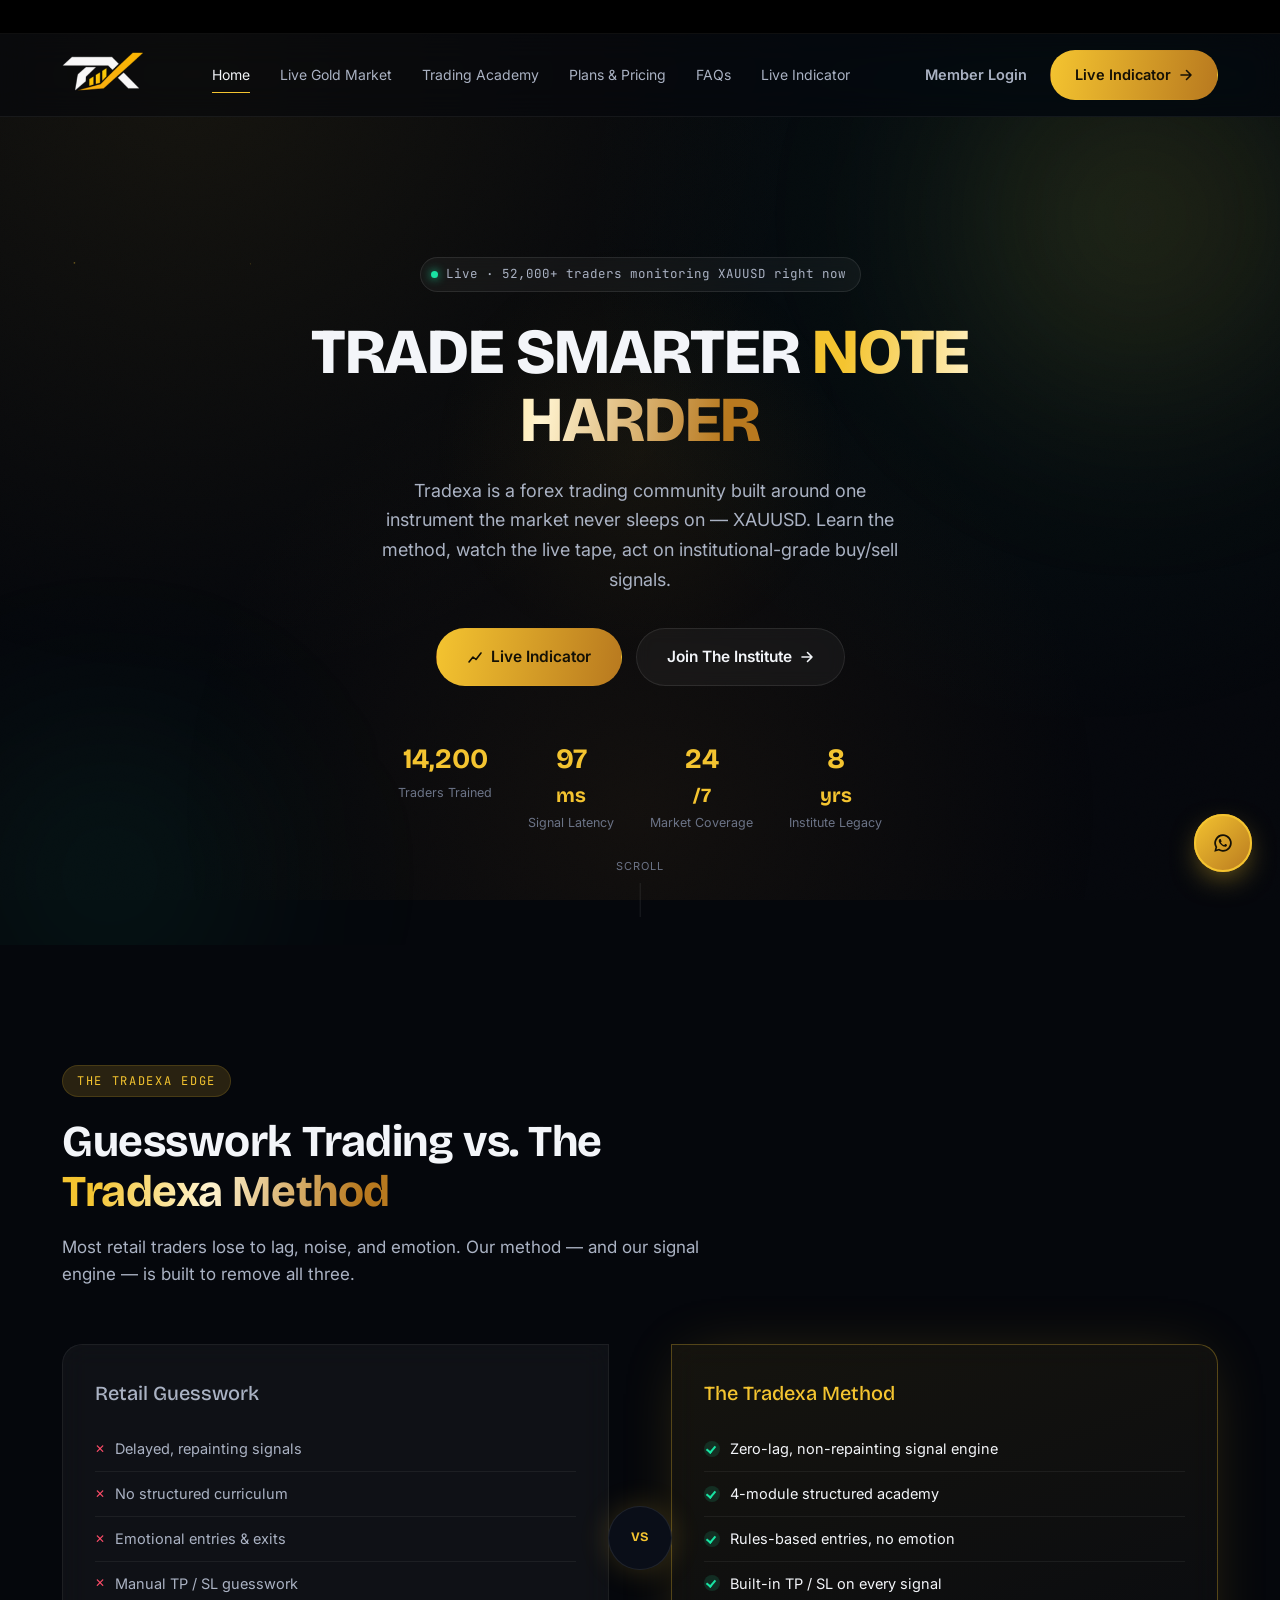
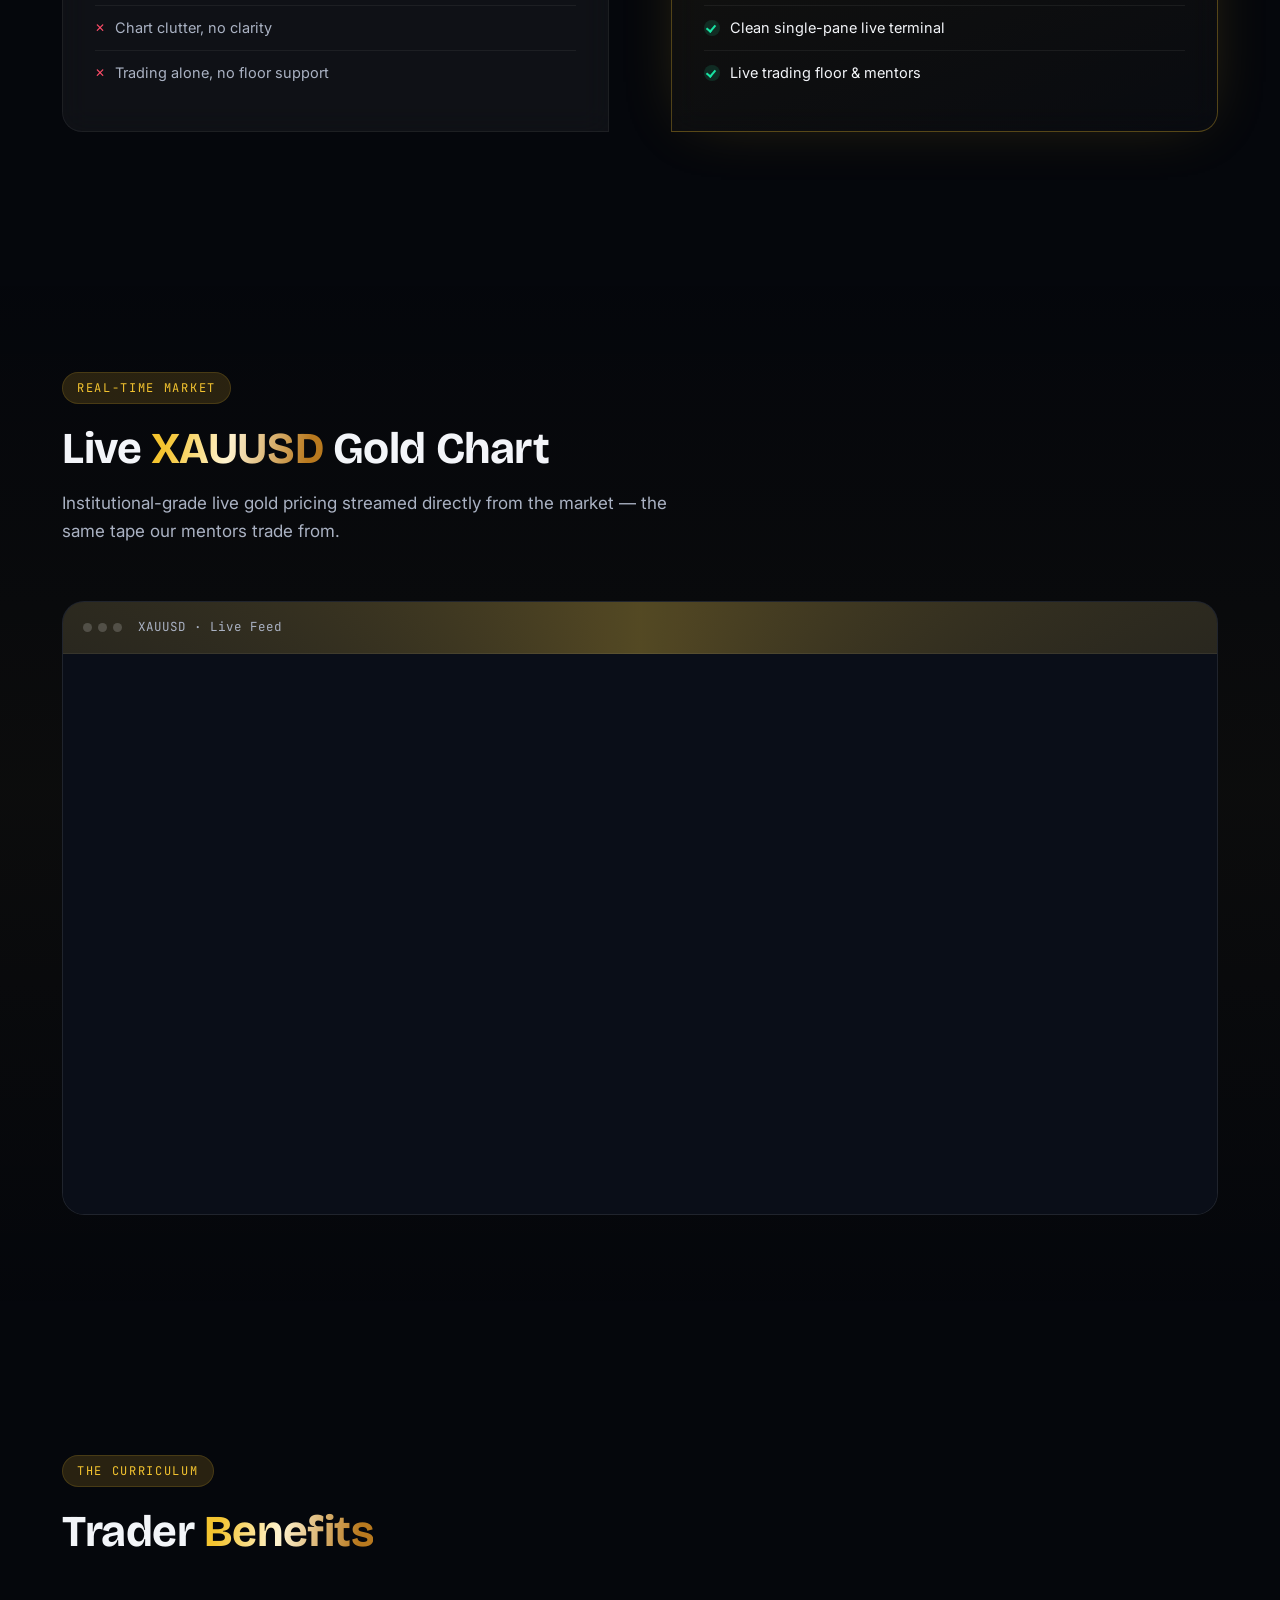
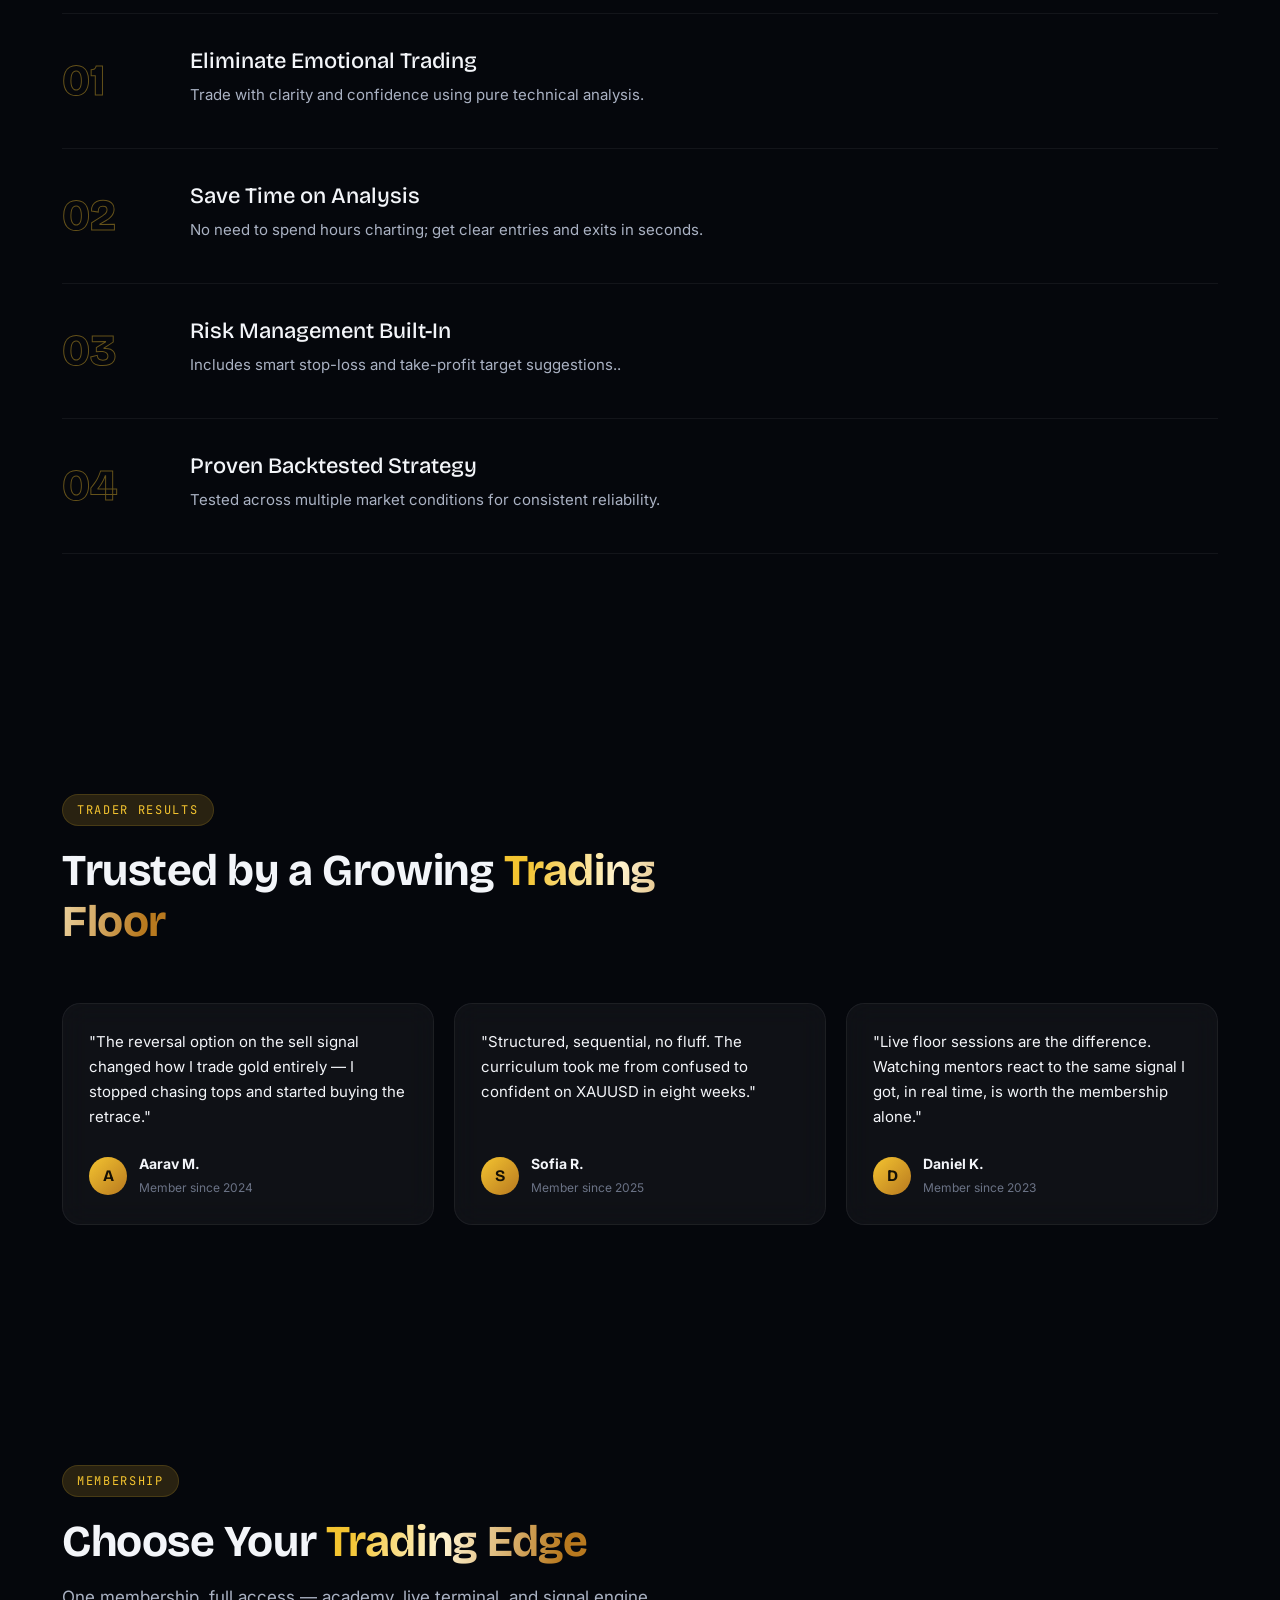
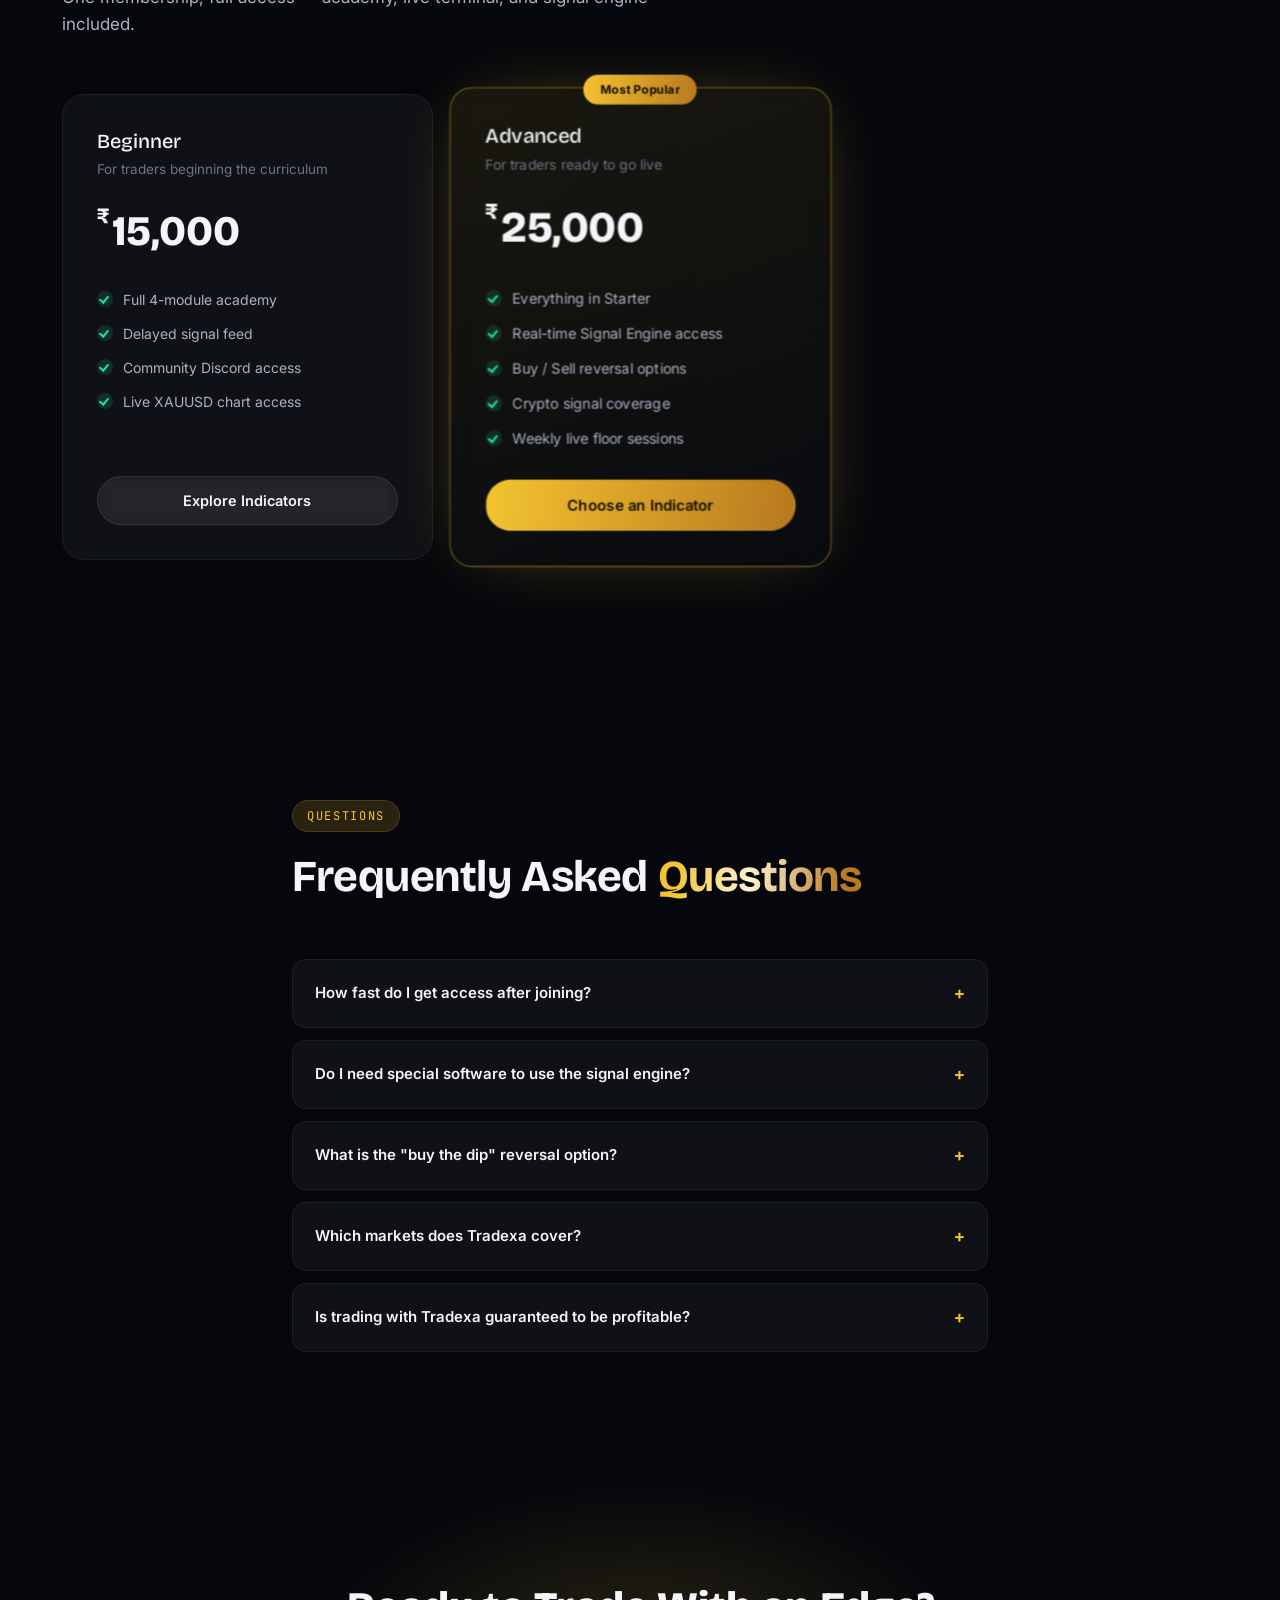
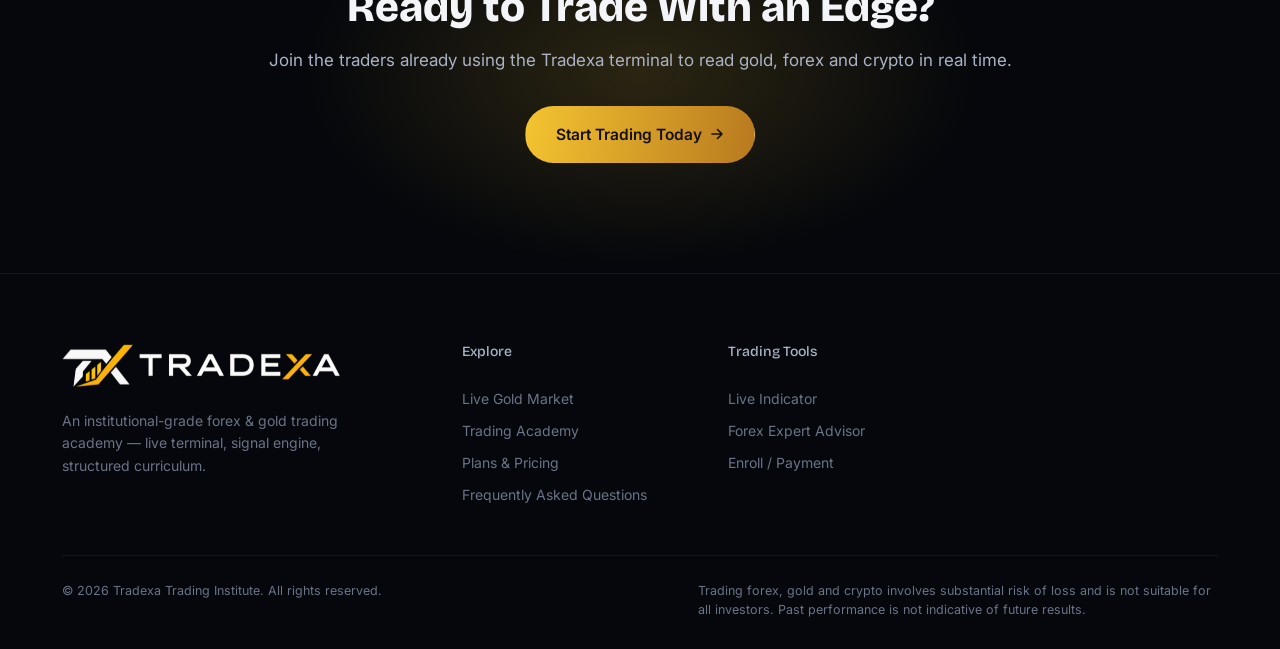
<file: index.html>
<!DOCTYPE html>
<html lang="en">
<head>
<meta charset="UTF-8">
<meta name="viewport" content="width=device-width, initial-scale=1.0">
<title>Tradexa | Institutional Forex &amp; Gold Trading Academy</title>
<meta name="description" content="Tradexa is an institutional forex and gold (XAU/USD) trading academy offering live market intelligence, precision indicators, and structured mentorship.">
<meta name="theme-color" content="#050811">
<meta name="robots" content="max-image-preview:large">
<link rel="canonical" href="https://www.tradexatrader.com/">
<link rel="icon" type="image/png" sizes="48x48" href="https://www.tradexatrader.com/favicon-48.png">
<link rel="icon" type="image/png" sizes="96x96" href="https://www.tradexatrader.com/favicon-96.png">
<link rel="icon" type="image/png" sizes="192x192" href="https://www.tradexatrader.com/favicon-192.png">
<link rel="apple-touch-icon" sizes="180x180" href="https://www.tradexatrader.com/apple-touch-icon.png">
<meta property="og:type" content="website">
<meta property="og:title" content="Tradexa | Institutional Forex &amp; Gold Trading Academy">
<meta property="og:description" content="Tradexa is an institutional forex and gold (XAU/USD) trading academy offering live market intelligence, precision indicators, and structured mentorship.">
<meta property="og:url" content="https://www.tradexatrader.com/">
<meta property="og:image" content="https://www.tradexatrader.com/Backgrund.png">
<meta property="og:image:alt" content="Gold XAUUSD trading chart for the Tradexa trading academy">
<meta property="og:image:width" content="1905">
<meta property="og:image:height" content="620">
<meta name="twitter:card" content="summary_large_image">
<meta name="twitter:title" content="Tradexa | Institutional Forex &amp; Gold Trading Academy">
<meta name="twitter:description" content="Tradexa is an institutional forex and gold (XAU/USD) trading academy offering live market intelligence, precision indicators, and structured mentorship.">
<meta name="twitter:image" content="https://www.tradexatrader.com/Backgrund.png">
<meta name="twitter:image:alt" content="Gold XAUUSD trading chart for the Tradexa trading academy">
<meta name="thumbnail" content="https://www.tradexatrader.com/Backgrund.png">
<script type="application/ld+json">
{
  "@context": "https://schema.org",
  "@graph": [
    {
      "@type": "Organization",
      "@id": "https://www.tradexatrader.com/#organization",
      "name": "Tradexa",
      "url": "https://www.tradexatrader.com",
      "logo": "https://www.tradexatrader.com/favicon-192.png",
      "sameAs": [
        "https://wa.me/918943623260"
      ]
    },
    {
      "@type": "WebSite",
      "@id": "https://www.tradexatrader.com/#website",
      "name": "Tradexa",
      "alternateName": "Tradexa Trader",
      "url": "https://www.tradexatrader.com",
      "publisher": {
        "@id": "https://www.tradexatrader.com/#organization"
      }
    },
    {
      "@type": "ItemList",
      "name": "Tradexa site navigation",
      "itemListElement": [
        {
          "@type": "ListItem",
          "position": 1,
          "item": {
            "@type": "SiteNavigationElement",
            "name": "Trading Academy",
            "url": "https://www.tradexatrader.com/#academy"
          }
        },
        {
          "@type": "ListItem",
          "position": 2,
          "item": {
            "@type": "SiteNavigationElement",
            "name": "Live Gold Market",
            "url": "https://www.tradexatrader.com/#chart"
          }
        },
        {
          "@type": "ListItem",
          "position": 3,
          "item": {
            "@type": "SiteNavigationElement",
            "name": "Plans and Pricing",
            "url": "https://www.tradexatrader.com/#pricing"
          }
        },
        {
          "@type": "ListItem",
          "position": 4,
          "item": {
            "@type": "SiteNavigationElement",
            "name": "Live Indicator",
            "url": "https://www.tradexatrader.com/indicator.html"
          }
        },
        {
          "@type": "ListItem",
          "position": 5,
          "item": {
            "@type": "SiteNavigationElement",
            "name": "Enroll / Payment",
            "url": "https://www.tradexatrader.com/payment.html"
          }
        },
        {
          "@type": "ListItem",
          "position": 6,
          "item": {
            "@type": "SiteNavigationElement",
            "name": "Forex Expert Advisor",
            "url": "https://www.tradexatrader.com/ea.html"
          }
        }
      ]
    }
  ]
}
</script>
<link rel="preconnect" href="https://fonts.googleapis.com">
<link rel="preconnect" href="https://fonts.gstatic.com" crossorigin>
<link href="https://fonts.googleapis.com/css2?family=Bricolage+Grotesque:opsz,wght@12..96,400;12..96,500;12..96,600;12..96,700;12..96,800&family=Inter:wght@300;400;500;600;700&family=JetBrains+Mono:wght@400;500;600;700&display=swap" rel="stylesheet">
<link href="https://cdn.jsdelivr.net/npm/bootstrap@5.3.3/dist/css/bootstrap.min.css" rel="stylesheet">
<link rel="stylesheet" href="style.css">
<link rel="stylesheet" href="page-transitions.css">
</head>
<body>

<!-- ============ NOISE / GLOW BACKDROP ============ -->
<div class="grain-overlay"></div>
<div class="cursor-glow" id="cursorGlow"></div>

<!-- ============ TOP TICKER ============ -->
<div class="ticker-bar">
  <div class="ticker-track" id="tickerTrack">
    <!-- duplicated via JS for seamless loop -->
  </div>
</div>

<!-- ============ HEADER ============ -->
<header class="site-header" id="siteHeader">
  <div class="header-inner">
    <a href="index.html" class="logo">
      <img src="logo home (2).png" alt="Tradexa Forex and Gold XAUUSD Trading Academy" width="313" height="160" style="height: 45px; width: auto;">
    </a>

    <nav class="main-nav" id="mainNav">
      <a href="#home" class="nav-link active">Home</a>
      <a href="#chart" class="nav-link">Live Gold Market</a>
     <!-- <a href="#signals" class="nav-link">Signals</a> -->
      <a href="#academy" class="nav-link">Trading Academy</a>
     <!-- <a href="#crypto" class="nav-link">Crypto</a> -->
      <a href="#pricing" class="nav-link">Plans &amp; Pricing</a>
      <a href="#faq" class="nav-link">FAQs</a>
      <a href="indicator.html" class="nav-link">Live Indicator</a>
    </nav>

    <div class="header-actions">
      <a href="#pricing" class="btn btn-ghost">Member Login</a>
      <a href="indicator.html" class="btn btn-primary">
        <span>Live Indicator</span>
        <svg width="14" height="14" viewBox="0 0 14 14" fill="none"><path d="M2 7H12M12 7L7.5 2.5M12 7L7.5 11.5" stroke="currentColor" stroke-width="1.6" stroke-linecap="round" stroke-linejoin="round"/></svg>
      </a>
    </div>

    <button class="menu-toggle" id="menuToggle" aria-label="Toggle menu">
      <span></span><span></span><span></span>
    </button>
  </div>
</header>

<!-- ============ HERO ============ -->
<section class="hero" id="home">
  <canvas class="particle-canvas" id="particleCanvas"></canvas>
  <div class="hero-glow hero-glow-1"></div>
  <div class="hero-glow hero-glow-2"></div>

  <div class="hero-inner">
    <div class="hero-copy" data-reveal>
      <div class="eyebrow"><span class="eyebrow-dot"></span>Live · 52,000+ traders monitoring XAUUSD right now</div>
      <h1 class="hero-title">
        TRADE SMARTER <span class="text-gradient-gold">NOTE HARDER</span><br>
      
      </h1>
      <p class="hero-sub">
        Tradexa is a forex trading community built around one instrument the market never sleeps on — XAUUSD. Learn the method, watch the live tape, act on institutional-grade buy/sell signals.
      </p>
      <div class="hero-cta-row">
        <a href="indicator.html" class="btn btn-primary btn-lg">
          <svg width="16" height="16" viewBox="0 0 16 16" fill="none"><path d="M2 13L6 8L9 10.5L14 4" stroke="currentColor" stroke-width="1.6" stroke-linecap="round" stroke-linejoin="round"/></svg>
          <span>Live Indicator</span>
        </a>
        <a href="#pricing" class="btn btn-outline btn-lg">
          <span>Join The Institute</span>
          <svg width="14" height="14" viewBox="0 0 14 14" fill="none"><path d="M2 7H12M12 7L7.5 2.5M12 7L7.5 11.5" stroke="currentColor" stroke-width="1.6" stroke-linecap="round" stroke-linejoin="round"/></svg>
        </a>
      </div>

      <div class="hero-stats">
        <div class="hero-stat">
          <span class="hero-stat-num" data-count="14200">0</span><span class="hero-stat-suffix"></span>
          <span class="hero-stat-label">Traders Trained</span>
        </div>
        <div class="hero-stat">
          <span class="hero-stat-num" data-count="97">0</span><span class="hero-stat-suffix">ms</span>
          <span class="hero-stat-label">Signal Latency</span>
        </div>
        <div class="hero-stat">
          <span class="hero-stat-num" data-count="24">0</span><span class="hero-stat-suffix">/7</span>
          <span class="hero-stat-label">Market Coverage</span>
        </div>
        <div class="hero-stat">
          <span class="hero-stat-num" data-count="8">0</span><span class="hero-stat-suffix">yrs</span>
          <span class="hero-stat-label">Institute Legacy</span>
        </div>
      </div>
    </div>

   <!-- <div class="hero-terminal" data-reveal data-reveal-delay="1">
      <div class="terminal-frame">
        <div class="terminal-topbar">
          <div class="terminal-dots"><span></span><span></span><span></span></div>
          <div class="terminal-pair">
            <span class="pair-name">XAU/USD</span>
            <span class="pair-badge live">● LIVE</span>
          </div>
        </div>

        <div class="terminal-price-row">
          <span class="terminal-price" id="terminalPrice">2,412.85</span>
          <span class="terminal-change up" id="terminalChange">▲ 0.64%</span>
        </div>

        <div class="terminal-chart-wrap">
          <svg class="terminal-svg" viewBox="0 0 480 220" preserveAspectRatio="none">
            <defs>
              <linearGradient id="areaFill" x1="0" y1="0" x2="0" y2="1">
                <stop offset="0%" stop-color="#F4C430" stop-opacity="0.35"/>
                <stop offset="100%" stop-color="#F4C430" stop-opacity="0"/>
              </linearGradient>
            </defs>
            <path class="chart-area" d="M0,150 L20,140 L40,155 L60,120 L80,130 L100,95 L120,110 L140,80 L160,90 L180,60 L200,75 L220,50 L240,65 L260,40 L280,55 L300,30 L320,45 L340,20 L360,35 L380,15 L400,28 L420,10 L440,25 L460,8 L480,20 L480,220 L0,220 Z" fill="url(#areaFill)"/>
            <path class="chart-line" d="M0,150 L20,140 L40,155 L60,120 L80,130 L100,95 L120,110 L140,80 L160,90 L180,60 L200,75 L220,50 L240,65 L260,40 L280,55 L300,30 L320,45 L340,20 L360,35 L380,15 L400,28 L420,10 L440,25 L460,8 L480,20" fill="none" stroke="#F4C430" stroke-width="2"/>
            <circle class="chart-dot" cx="480" cy="20" r="4" fill="#F4C430"/>
          </svg>
          <div class="signal-tag buy-tag" style="top:58%; left:14%;">BUY</div>
          <div class="signal-tag sell-tag" style="top:18%; left:62%;">SELL</div>
          <div class="scan-line"></div>
        </div>

        <div class="terminal-footer">
          <div class="mini-metric"><span>Spread</span><b>0.2</b></div>
          <div class="mini-metric"><span>24h High</span><b>2,428.10</b></div>
          <div class="mini-metric"><span>24h Low</span><b>2,391.40</b></div>
        </div>
      </div>
      <div class="terminal-glow"></div>
    </div> -->
  </div>

  <div class="scroll-cue">
    <span>Scroll</span>
    <div class="scroll-cue-line"><i></i></div>
  </div>
</section>



<!-- ============ TRUST STRIP ============ 
<section class="trust-strip" data-reveal>
  <p class="trust-label">Trading concepts trusted alongside</p>
  <div class="trust-logos">
    <span>MetaTrader 4</span>
    <span>MetaTrader 5</span>
    <span>TradingView</span>
    <span>cTrader</span>
    <span>NASDAQ</span>
    <span>ICE Futures</span>
    <span>LBMA</span>
  </div>
</section> -->

<!-- ============ COMPARISON ============ -->
<section class="section comparison-section">
  <div class="section-inner">
    <div class="section-head" data-reveal>
      <span class="section-eyebrow">The Tradexa Edge</span>
      <h2 class="section-title">Guesswork Trading vs. The <span class="text-gradient-gold">Tradexa Method</span></h2>
      <p class="section-desc">Most retail traders lose to lag, noise, and emotion. Our method — and our signal engine — is built to remove all three.</p>
    </div>

    <div class="compare-table" data-reveal>
      <div class="compare-col compare-old">
        <h3>Retail Guesswork</h3>
        <ul>
          <li>Delayed, repainting signals</li>
          <li>No structured curriculum</li>
          <li>Emotional entries &amp; exits</li>
          <li>Manual TP / SL guesswork</li>
          <li>Chart clutter, no clarity</li>
          <li>Trading alone, no floor support</li>
        </ul>
      </div>
      <div class="compare-vs">
        <span>VS</span>
      </div>
      <div class="compare-col compare-new">
        <h3>The Tradexa Method</h3>
        <ul>
          <li><i class="check"></i>Zero-lag, non-repainting signal engine</li>
          <li><i class="check"></i>4-module structured academy</li>
          <li><i class="check"></i>Rules-based entries, no emotion</li>
          <li><i class="check"></i>Built-in TP / SL on every signal</li>
          <li><i class="check"></i>Clean single-pane live terminal</li>
          <li><i class="check"></i>Live trading floor &amp; mentors</li>
        </ul>
      </div>
    </div>
  </div>
</section>

<!-- ============ LIVE CHART ============ -->
<section class="section chart-section" id="chart">
  <div class="section-inner">
    <div class="section-head" data-reveal>
      <span class="section-eyebrow">Real-Time Market</span>
      <h2 class="section-title">Live <span class="text-gradient-gold">XAUUSD</span> Gold Chart</h2>
      <p class="section-desc">Institutional-grade live gold pricing streamed directly from the market — the same tape our mentors trade from.</p>
    </div>

    <div class="chart-frame" data-reveal>
      <div class="chart-frame-glow"></div>
      <div class="chart-frame-topbar">
        <div class="terminal-dots"><span></span><span></span><span></span></div>
        <span class="chart-frame-label">XAUUSD · Live Feed</span>
      </div>
      <!-- TradingView Widget -->
      <div class="tradingview-widget-container" style="height:560px;width:100%">
        <div id="tv_gold_chart" style="height:100%;width:100%"></div>
      </div>
    </div>
  </div>
</section>

<!-- ============ SIGNAL ENGINE ============ 
<section class="section signals-section" id="signals">
  <div class="signal-bg-glow"></div>
  <div class="section-inner">
    <div class="section-head" data-reveal>
      <span class="section-eyebrow">Signal Engine</span>
      <h2 class="section-title">Every Move, <span class="text-gradient-gold">Flagged in Real Time</span></h2>
      <p class="section-desc">The Tradexa Signal Engine reads price action across timeframes and prints a clear directional call the moment probability shifts.</p>
    </div>

    <div class="signal-cards" data-reveal>
      <div class="signal-card buy-card">
        <div class="signal-card-top">
          <span class="signal-pulse buy-pulse"></span>
          <span class="signal-label">BUY SIGNAL</span>
        </div>
        <p class="signal-desc">Printed when the engine detects a probable market bottom — enter with a pre-mapped take-profit and stop-loss.</p>
        <div class="signal-meta">
          <div><span>Entry</span><b>2,398.20</b></div>
          <div><span>Target</span><b>2,431.00</b></div>
          <div><span>Stop</span><b>2,384.50</b></div>
        </div>
      </div>

      <div class="signal-card option-card">
        <div class="signal-card-top">
          <span class="signal-pulse gold-pulse"></span>
          <span class="signal-label">REVERSAL OPTION</span>
        </div>
        <p class="signal-desc">When the indicator flips to <b>SELL</b>, the terminal automatically surfaces a counter-entry option — so you can choose to buy the retracement instead of chasing the drop.</p>
        <div class="reversal-toggle">
          <button class="toggle-btn active" data-state="follow">Follow Sell Signal</button>
          <button class="toggle-btn" data-state="buy">Buy The Dip Instead</button>
        </div>
      </div>

      <div class="signal-card sell-card">
        <div class="signal-card-top">
          <span class="signal-pulse sell-pulse"></span>
          <span class="signal-label">SELL SIGNAL</span>
        </div>
        <p class="signal-desc">Printed when the engine detects a probable market top — every sell call ships with an optional buy-the-dip counter trade.</p>
        <div class="signal-meta">
          <div><span>Entry</span><b>2,429.60</b></div>
          <div><span>Target</span><b>2,402.10</b></div>
          <div><span>Stop</span><b>2,441.00</b></div>
        </div>
      </div>
    </div>

    <p class="risk-note" data-reveal>Signals are educational market analysis, not financial advice. Trading gold, forex and crypto carries substantial risk — never risk more than you can afford to lose.</p>
  </div>
</section> -->

<!-- ============ ACADEMY / CURRICULUM ============ -->
<section class="section academy-section" id="academy">
  <div class="section-inner">
    <div class="section-head" data-reveal>
      <span class="section-eyebrow">The Curriculum</span>
      <h2 class="section-title">Trader <span class="text-gradient-gold">Benefits</span></h2>
     <!-- <p class="section-desc">Every Tradexa member moves through the same sequence — foundations first, live execution last.</p> -->
    </div>

    <div class="curriculum-list" data-reveal>
      <div class="curriculum-item">
        <span class="curriculum-num">01</span>
        <div class="curriculum-body">
          <h3> Eliminate Emotional Trading</h3>
          <p> Trade with clarity and confidence using pure technical analysis.</p>
        </div>
      </div>
      <div class="curriculum-item">
        <span class="curriculum-num">02</span>
        <div class="curriculum-body">
          <h3>Save Time on Analysis</h3>
          <p> No need to spend hours charting; get clear entries and exits in seconds.</p>
        </div>
      </div>
      <div class="curriculum-item">
        <span class="curriculum-num">03</span>
        <div class="curriculum-body">
          <h3> Risk Management Built-In</h3>
          <p>Includes smart stop-loss and take-profit target suggestions..</p>
        </div>
      </div>
      <div class="curriculum-item">
        <span class="curriculum-num">04</span>
        <div class="curriculum-body">
          <h3> Proven Backtested Strategy</h3>
          <p> Tested across multiple market conditions for consistent reliability.</p>
        </div>
      </div>
    </div>
  </div>
</section>

<!-- ============ CRYPTO DETAILS ============ 
<section class="section crypto-section" id="crypto">
  <div class="section-inner">
    <div class="section-head" data-reveal>
      <span class="section-eyebrow">Beyond Gold</span>
      <h2 class="section-title">Crypto <span class="text-gradient-gold">Market Details</span></h2>
      <p class="section-desc">The same signal methodology, applied across the major digital asset pairs our traders track daily.</p>
    </div>

    <div class="crypto-grid" data-reveal id="cryptoGrid">
       populated by JS 
    </div> 
  </div>
</section> -->

<!-- ============ TESTIMONIALS ============ -->
<section class="section testimonial-section">
  <div class="section-inner">
    <div class="section-head" data-reveal>
      <span class="section-eyebrow">Trader Results</span>
      <h2 class="section-title">Trusted by a Growing <span class="text-gradient-gold">Trading Floor</span></h2>
    </div>

    <div class="testimonial-grid" data-reveal>
      <div class="testimonial-card">
        <p>"The reversal option on the sell signal changed how I trade gold entirely — I stopped chasing tops and started buying the retrace."</p>
        <div class="testimonial-person"><span class="avatar">A</span><div><b>Aarav M.</b><small>Member since 2024</small></div></div>
      </div>
      <div class="testimonial-card">
        <p>"Structured, sequential, no fluff. The curriculum took me from confused to confident on XAUUSD in eight weeks."</p>
        <div class="testimonial-person"><span class="avatar">S</span><div><b>Sofia R.</b><small>Member since 2025</small></div></div>
      </div>
      <div class="testimonial-card">
        <p>"Live floor sessions are the difference. Watching mentors react to the same signal I got, in real time, is worth the membership alone."</p>
        <div class="testimonial-person"><span class="avatar">D</span><div><b>Daniel K.</b><small>Member since 2023</small></div></div>
      </div>
    </div>
  </div>
</section>

<!-- ============ PRICING ============ -->
<section class="section pricing-section" id="pricing">
  <div class="section-inner">
    <div class="section-head" data-reveal>
      <span class="section-eyebrow">Membership</span>
      <h2 class="section-title">Choose Your <span class="text-gradient-gold">Trading Edge</span></h2>
      <p class="section-desc">One membership, full access — academy, live terminal, and signal engine included.</p>
    </div>

    <div class="pricing-grid" data-reveal>
      <div class="pricing-card">
        <h3>Beginner</h3>
        <p class="pricing-tagline">For traders beginning the curriculum</p>
        <div class="price"><span class="price-currency">₹</span>15,000<span class="price-period"></span></div>
        <ul>
          <li><i class="check"></i>Full 4-module academy</li>
          <li><i class="check"></i>Delayed signal feed</li>
          <li><i class="check"></i>Community Discord access</li>
          <li><i class="check"></i>Live XAUUSD chart access</li>
        </ul>
        <a href="indicator.html" class="btn btn-outline btn-block">Explore Indicators</a>
      </div>

      <div class="pricing-card featured">
        <div class="featured-tag">Most Popular</div>
        <h3>Advanced</h3>
        <p class="pricing-tagline">For traders ready to go live</p>
        <div class="price"><span class="price-currency">₹</span>25,000<span class="price-period"></span></div>
        <ul>
          <li><i class="check"></i>Everything in Starter</li>
          <li><i class="check"></i>Real-time Signal Engine access</li>
          <li><i class="check"></i>Buy / Sell reversal options</li>
          <li><i class="check"></i>Crypto signal coverage</li>
          <li><i class="check"></i>Weekly live floor sessions</li>
        </ul>
        <a href="indicator.html" class="btn btn-primary btn-block">Choose an Indicator</a>
      </div>
    </div>
  </div>
</section>

<!-- ============ FAQ ============ -->
<section class="section faq-section" id="faq">
  <div class="section-inner narrow">
    <div class="section-head" data-reveal>
      <span class="section-eyebrow">Questions</span>
      <h2 class="section-title">Frequently Asked <span class="text-gradient-gold">Questions</span></h2>
    </div>

    <div class="faq-list" data-reveal id="faqList">
      <div class="faq-item">
        <button class="faq-question">
          <span>How fast do I get access after joining?</span>
          <span class="faq-icon">+</span>
        </button>
        <div class="faq-answer"><p>Instantly. Your academy modules, live terminal, and signal feed unlock the moment your membership is confirmed.</p></div>
      </div>
      <div class="faq-item">
        <button class="faq-question">
          <span>Do I need special software to use the signal engine?</span>
          <span class="faq-icon">+</span>
        </button>
        <div class="faq-answer"><p>No. Everything runs from your Tradexa dashboard and syncs with TradingView, MT4 and MT5 if you prefer trading from your own platform.</p></div>
      </div>
      <div class="faq-item">
        <button class="faq-question">
          <span>What is the "buy the dip" reversal option?</span>
          <span class="faq-icon">+</span>
        </button>
        <div class="faq-answer"><p>Whenever the engine prints a SELL signal, the terminal also shows an optional counter-entry, so you can choose to buy the expected retracement instead of following the sell.</p></div>
      </div>
      <div class="faq-item">
        <button class="faq-question">
          <span>Which markets does Tradexa cover?</span>
          <span class="faq-icon">+</span>
        </button>
        <div class="faq-answer"><p>Gold (XAUUSD) is our core focus, alongside major forex pairs and leading crypto assets like BTC, ETH, SOL and BNB.</p></div>
      </div>
      <div class="faq-item">
        <button class="faq-question">
          <span>Is trading with Tradexa guaranteed to be profitable?</span>
          <span class="faq-icon">+</span>
        </button>
        <div class="faq-answer"><p>No. Trading carries real risk and no signal or course can guarantee profit. Tradexa provides education and market analysis tools, not financial advice.</p></div>
      </div>
    </div>
  </div>
</section>

<!-- ============ FINAL CTA ============ -->
<section class="final-cta">
  <div class="final-cta-glow"></div>
  <div class="section-inner" data-reveal>
    <h2>Ready to Trade With an Edge?</h2>
    <p>Join the traders already using the Tradexa terminal to read gold, forex and crypto in real time.</p>
    <a href="#pricing" class="btn btn-primary btn-lg">
      <span>Start Trading Today</span>
      <svg width="14" height="14" viewBox="0 0 14 14" fill="none"><path d="M2 7H12M12 7L7.5 2.5M12 7L7.5 11.5" stroke="currentColor" stroke-width="1.6" stroke-linecap="round" stroke-linejoin="round"/></svg>
    </a>
  </div>
</section>

<!-- ============ FOOTER ============ -->
<footer class="site-footer">
  <div class="section-inner">
    <div class="footer-top">
      <div class="footer-brand">
        <a href="#home" class="logo">
          <img src="logo-cropped.png" alt="Tradexa Forex and Gold XAUUSD Trading Academy" width="1464" height="160" style="height: 50px; width: auto;">
        </a>
        <p>An institutional-grade forex &amp; gold trading academy — live terminal, signal engine, structured curriculum.</p>
      </div>

      <div class="footer-col">
        <h4>Explore</h4>
        <a href="#chart">Live Gold Market</a>
        <a href="#academy">Trading Academy</a>
        <a href="#pricing">Plans &amp; Pricing</a>
        <a href="#faq">Frequently Asked Questions</a>
      </div>
      <div class="footer-col">
        <h4>Trading Tools</h4>
        <a href="indicator.html">Live Indicator</a>
        <a href="ea.html">Forex Expert Advisor</a>
        <a href="payment.html">Enroll / Payment</a>
      </div>
    </div>

    <div class="footer-bottom">
      <p>© 2026 Tradexa Trading Institute. All rights reserved.</p>
      <p class="footer-risk">Trading forex, gold and crypto involves substantial risk of loss and is not suitable for all investors. Past performance is not indicative of future results.</p>
    </div>
  </div>
</footer>

<!-- ============ FLOATING CHAT BUTTON ============ -->
<button
    class="chat-fab"
    id="chatFab"
    aria-label="Open WhatsApp"
    onclick="window.open('https://wa.me/918943623260', '_blank')">

    <svg
        width="22"
        height="22"
        viewBox="0 0 24 24"
        fill="currentColor"
        aria-hidden="true">

        <path d="M12 2.5a9.5 9.5 0 0 0-8.25 14.25L2.5 21.5l4.9-1.22A9.5 9.5 0 1 0 12 2.5Zm0 17.1a7.6 7.6 0 0 1-3.87-1.06l-.28-.17-2.91.72.78-2.83-.18-.29A7.6 7.6 0 1 1 12 19.6Zm4.18-5.7c-.23-.12-1.37-.68-1.58-.76-.21-.08-.36-.12-.51.12-.15.23-.59.76-.72.92-.13.16-.27.18-.5.06-.23-.12-.98-.36-1.87-1.15-.69-.61-1.15-1.37-1.29-1.6-.14-.23-.01-.35.11-.47.11-.11.23-.27.35-.4.12-.14.15-.23.23-.39.08-.16.04-.29-.02-.41-.06-.12-.51-1.24-.7-1.7-.18-.44-.36-.38-.51-.39h-.43c-.15 0-.39.06-.59.29-.2.23-.77.75-.77 1.83s.79 2.12.9 2.27c.11.15 1.55 2.37 3.75 3.32.52.22.93.35 1.25.45.53.17 1.01.15 1.39.09.42-.06 1.37-.56 1.56-1.1.19-.54.19-1 .13-1.1-.05-.1-.2-.16-.43-.28Z"/>

    </svg>

    <span class="chat-fab-pulse"></span>

</button>

<script src="https://s3.tradingview.com/tv.js"></script>
<script src="https://cdn.jsdelivr.net/npm/bootstrap@5.3.3/dist/js/bootstrap.bundle.min.js"></script>
<script src="page-transitions.js"></script>
<script src="script.js"></script>
</body>
</html>
</file>
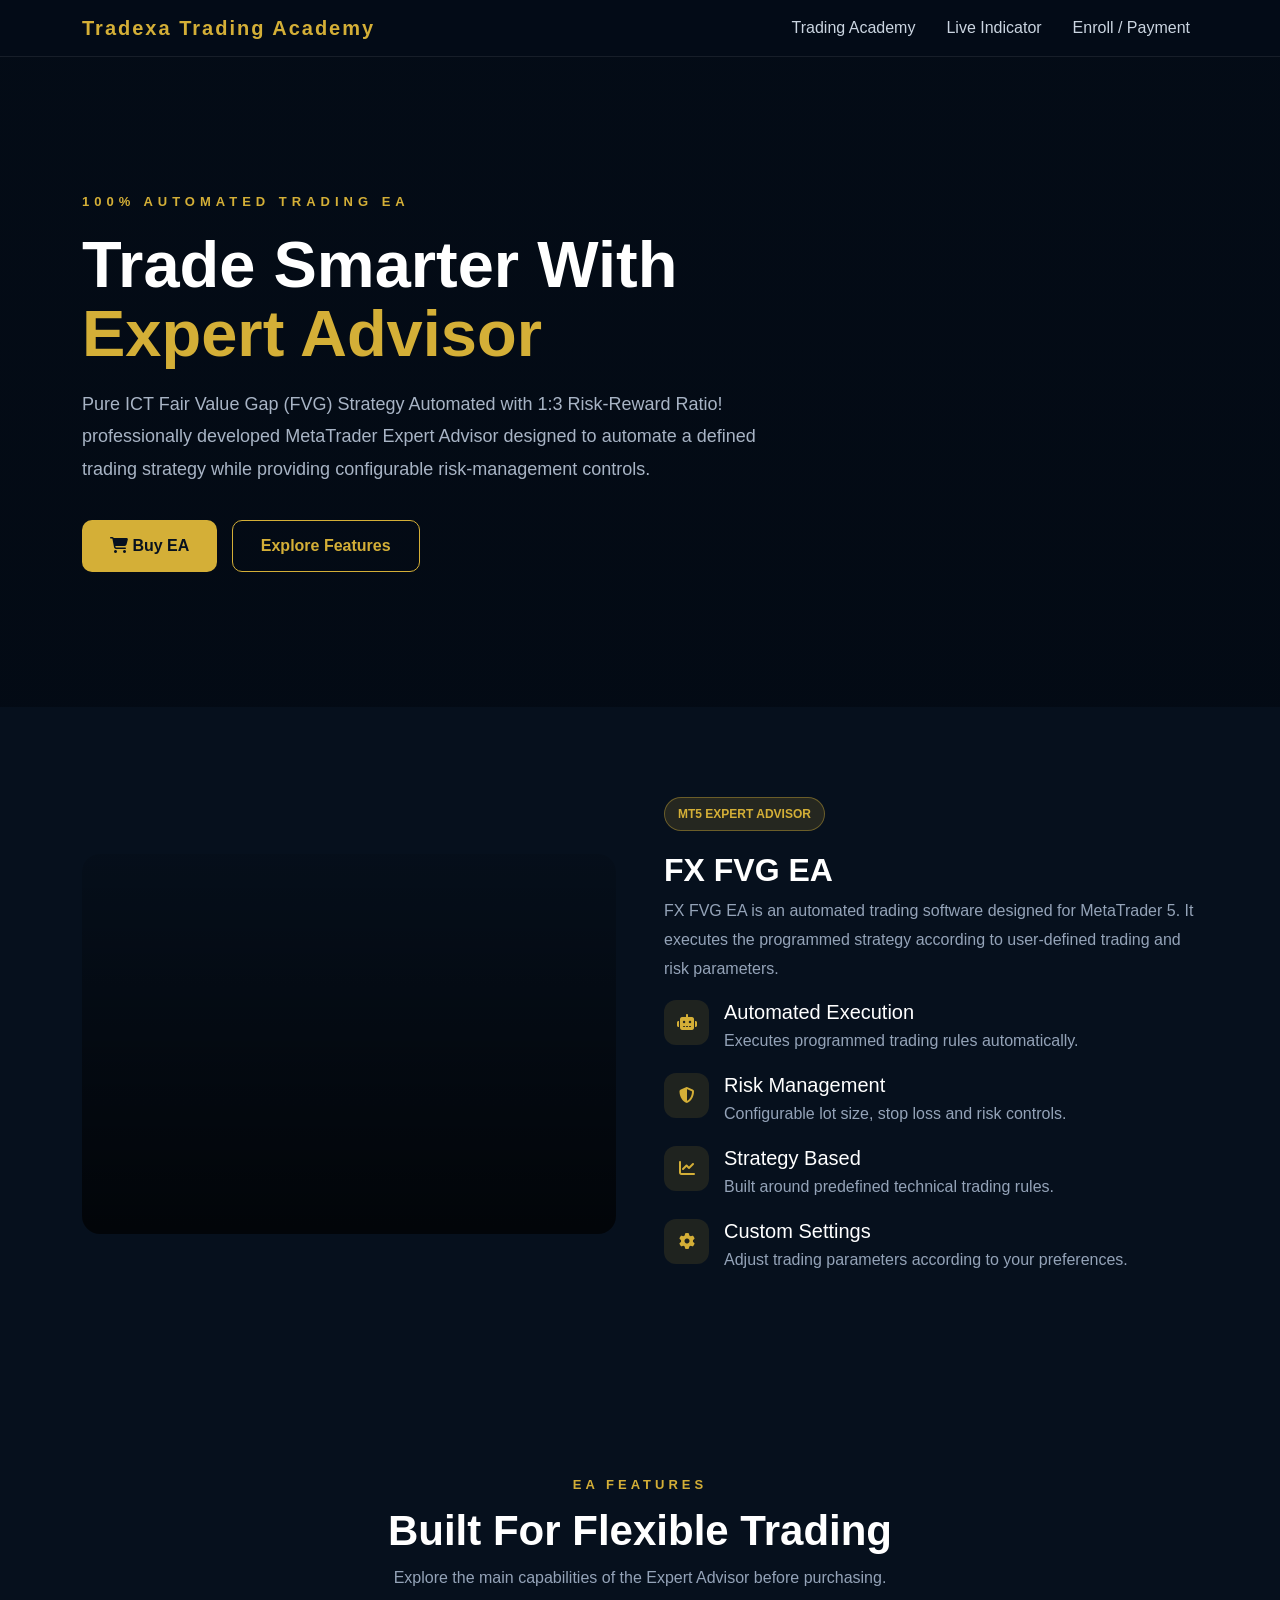
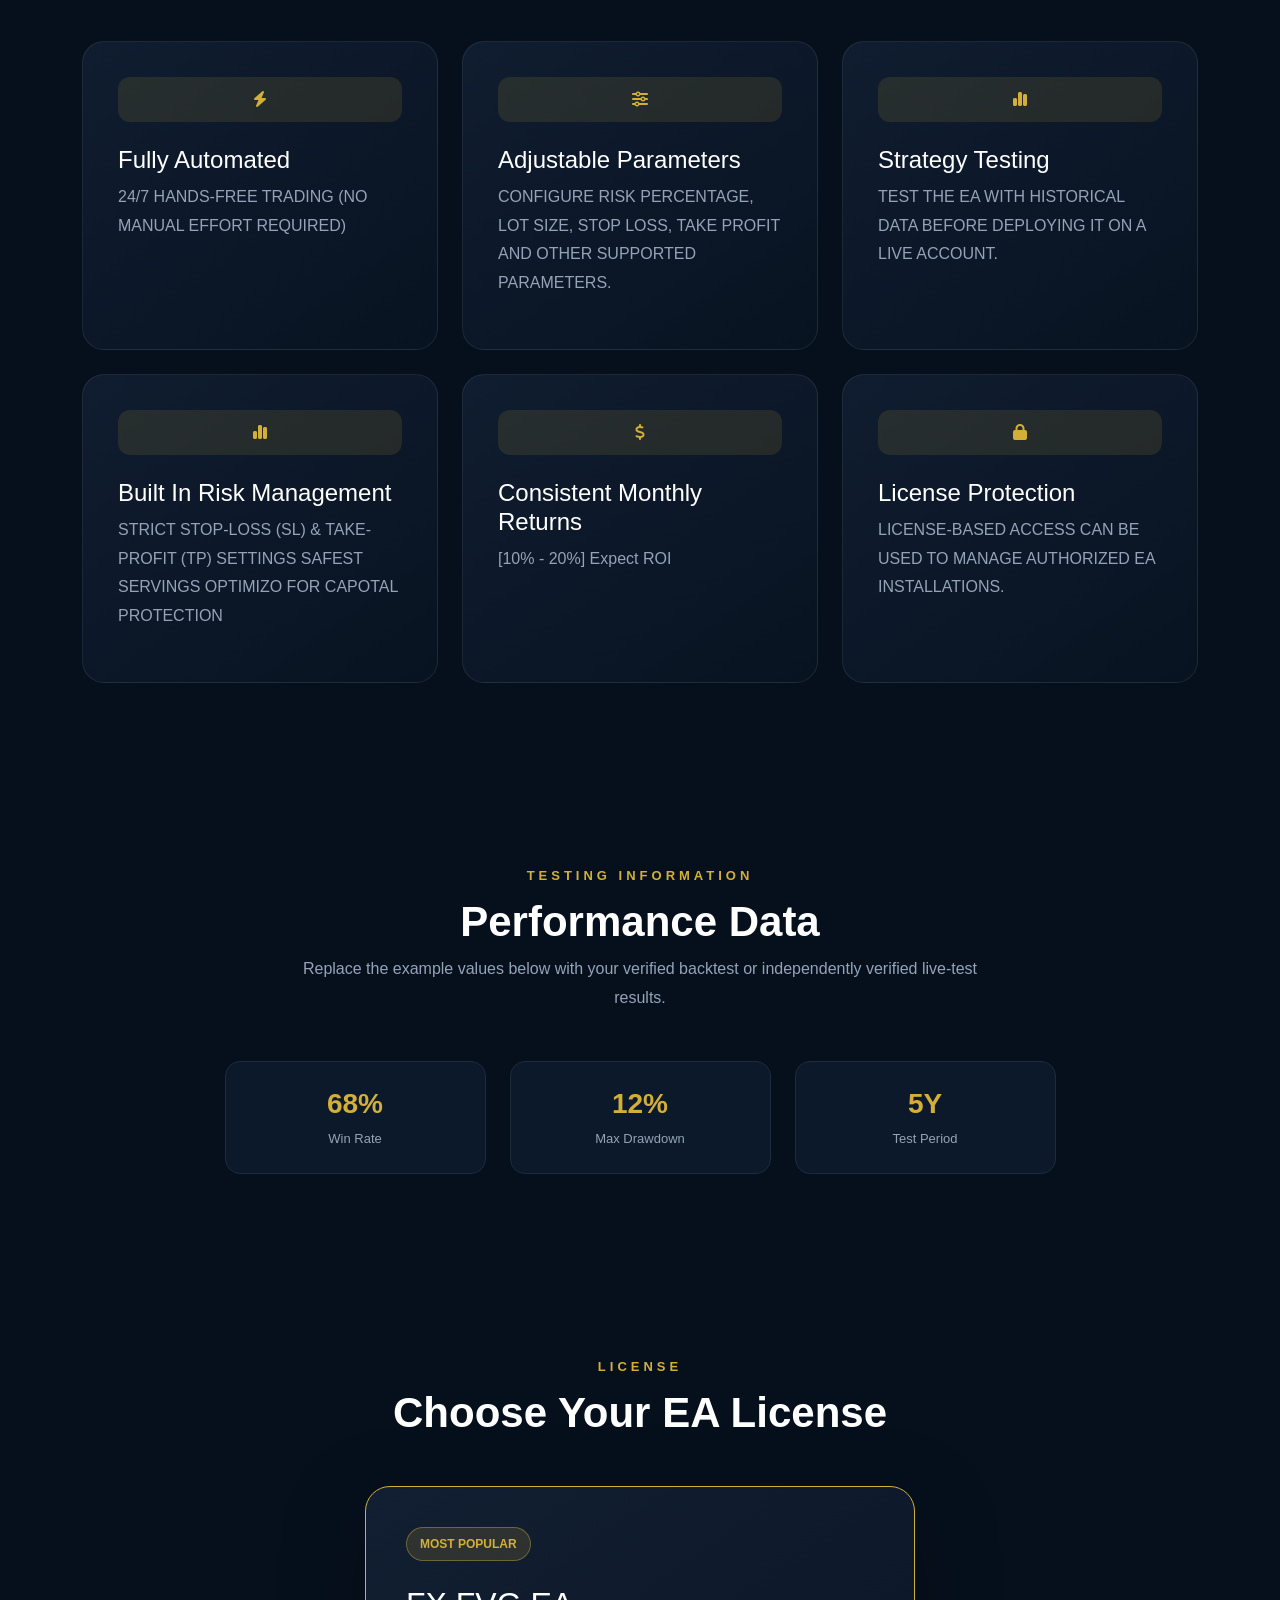
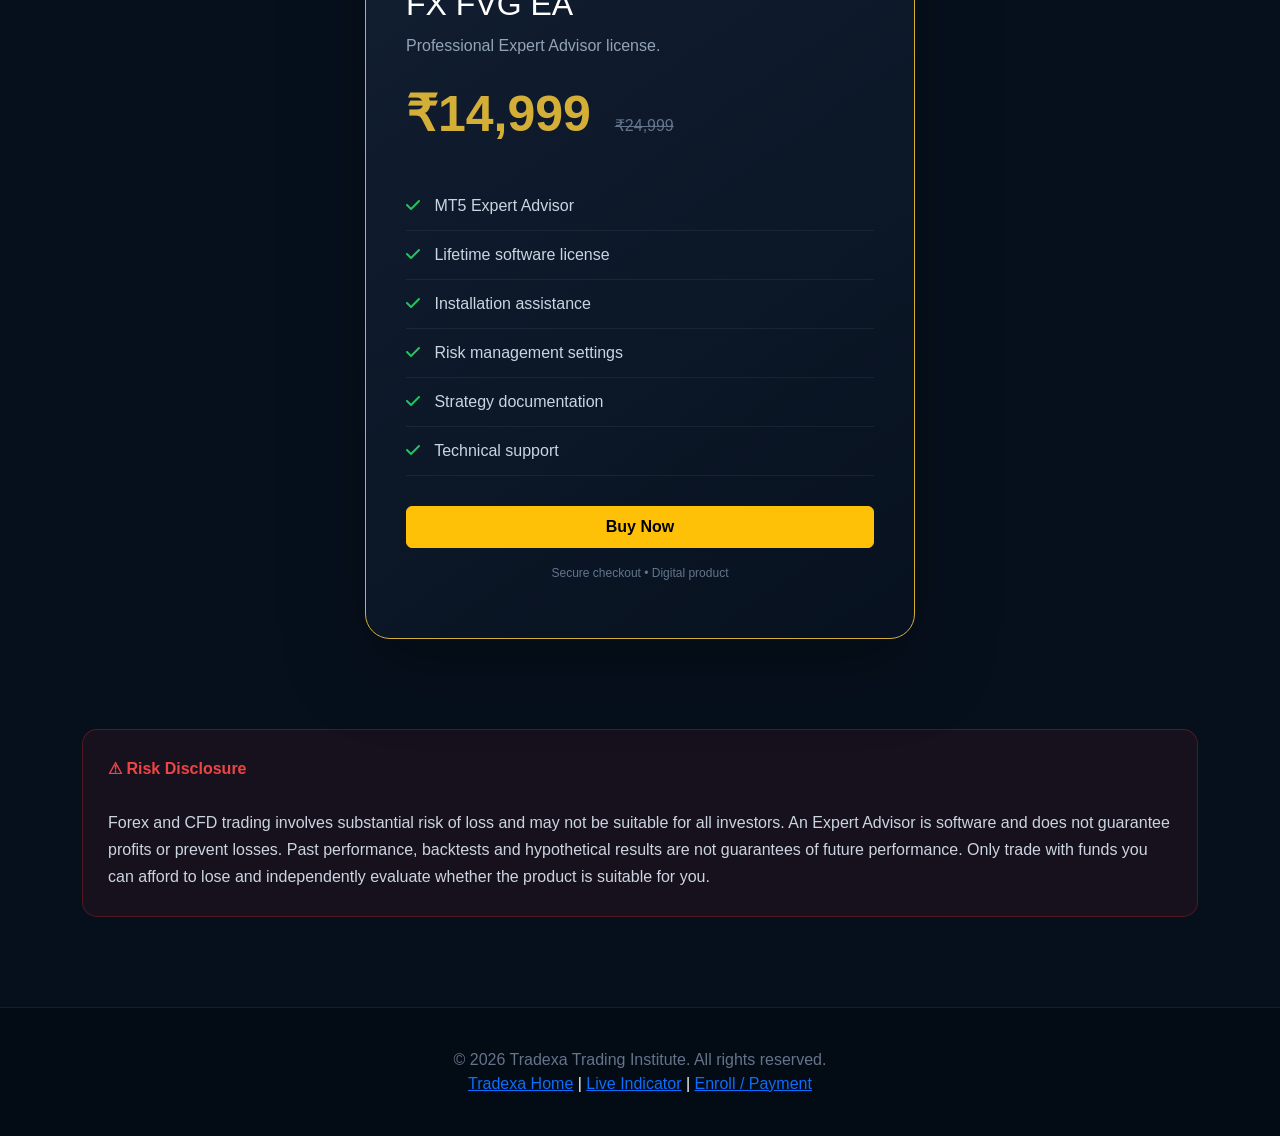
<file: ea.html>
<!DOCTYPE html>
<html lang="en">

<head>

    <meta charset="UTF-8">

    <meta name="viewport"
          content="width=device-width, initial-scale=1.0">

    <title>Forex Expert Advisor | Tradexa</title>

    <meta name="description"
          content="Professional Forex Expert Advisor with automated trading features, risk management and customizable settings.">
    <meta name="theme-color" content="#050811">
    <meta name="robots" content="max-image-preview:large">
    <link rel="canonical" href="https://www.tradexatrader.com/ea.html">
    <link rel="icon" type="image/png" sizes="48x48" href="https://www.tradexatrader.com/favicon-48.png">
    <link rel="icon" type="image/png" sizes="96x96" href="https://www.tradexatrader.com/favicon-96.png">
    <link rel="icon" type="image/png" sizes="192x192" href="https://www.tradexatrader.com/favicon-192.png">
    <link rel="apple-touch-icon" sizes="180x180" href="https://www.tradexatrader.com/apple-touch-icon.png">
    <meta property="og:type" content="website">
    <meta property="og:title" content="Forex Expert Advisor | Tradexa">
    <meta property="og:description" content="Professional Forex Expert Advisor with automated trading features, risk management, and customizable settings from Tradexa.">
    <meta property="og:url" content="https://www.tradexatrader.com/ea.html">
    <meta property="og:image" content="https://www.tradexatrader.com/Backgrund.png">
    <meta property="og:image:alt" content="Gold XAUUSD trading chart for the Tradexa trading academy">
    <meta property="og:image:width" content="1905">
    <meta property="og:image:height" content="620">
    <meta name="twitter:card" content="summary_large_image">
    <meta name="twitter:title" content="Forex Expert Advisor | Tradexa">
    <meta name="twitter:description" content="Professional Forex Expert Advisor with automated trading features, risk management, and customizable settings from Tradexa.">
    <meta name="twitter:image" content="https://www.tradexatrader.com/Backgrund.png">
    <meta name="twitter:image:alt" content="Gold XAUUSD trading chart for the Tradexa trading academy">
    <meta name="thumbnail" content="https://www.tradexatrader.com/Backgrund.png">

    <!-- Bootstrap -->
    <link
        href="https://cdn.jsdelivr.net/npm/bootstrap@5.3.3/dist/css/bootstrap.min.css"
        rel="stylesheet">

    <!-- Font Awesome -->
    <link
        rel="stylesheet"
        href="https://cdnjs.cloudflare.com/ajax/libs/font-awesome/6.5.2/css/all.min.css">

    <style>

        * {
            box-sizing: border-box;
        }

        body {
            margin: 0;
            background: #06101d;
            color: #ffffff;
            font-family: Arial, sans-serif;
        }

        /* NAVBAR */

        .navbar {
            background: rgba(4, 12, 24, 0.95);
            border-bottom: 1px solid rgba(255,255,255,0.08);
            backdrop-filter: blur(15px);
        }

        .navbar-brand {
            color: #d4af37 !important;
            font-weight: 800;
            letter-spacing: 2px;
        }

        .nav-link {
            color: #cbd5e1 !important;
            margin-left: 15px;
        }

        .nav-link:hover {
            color: #d4af37 !important;
        }

        /* HERO */

        .hero {
            min-height: 650px;
            display: flex;
            align-items: center;

            background:
                linear-gradient(
                    rgba(3,10,20,0.75),
                    rgba(3,10,20,0.95)
                ),
                url("https://images.unsplash.com/photo-1611974789855-9c2a0a7236a3?auto=format&fit=crop&w=1800&q=80");

            background-size: cover;
            background-position: center;
        }

        .hero-content {
            max-width: 800px;
        }

        .hero-label {
            color: #d4af37;
            letter-spacing: 5px;
            font-size: 13px;
            text-transform: uppercase;
            font-weight: 700;
        }

        .hero h1 {
            font-size: 65px;
            font-weight: 900;
            line-height: 1.05;
            margin: 20px 0;
        }

        .hero h1 span {
            color: #d4af37;
        }

        .hero p {
            color: #a8b4c5;
            font-size: 18px;
            line-height: 1.8;
            max-width: 700px;
        }

        .hero-buttons {
            margin-top: 35px;
        }

        .btn-gold {
            background: #d4af37;
            color: #07111f;
            border: none;
            padding: 14px 28px;
            border-radius: 10px;
            font-weight: 800;
            text-decoration: none;
            display: inline-block;
            transition: 0.3s;
        }

        .btn-gold:hover {
            background: #f0d36a;
            color: #07111f;
            transform: translateY(-2px);
        }

        .btn-outline {
            border: 1px solid #d4af37;
            color: #d4af37;
            padding: 13px 28px;
            border-radius: 10px;
            font-weight: 700;
            text-decoration: none;
            display: inline-block;
            margin-left: 10px;
        }

        .btn-outline:hover {
            background: #d4af37;
            color: #07111f;
        }

        /* GENERAL */

        .section {
            padding: 90px 0;
        }

        .section-label {
            color: #d4af37;
            font-size: 13px;
            letter-spacing: 4px;
            font-weight: 700;
        }

        .section-title {
            font-size: 42px;
            font-weight: 800;
            margin-top: 10px;
        }

        .section-description {
            color: #94a3b8;
            max-width: 700px;
            line-height: 1.8;
        }

        /* PRODUCT */

        .product-card {
            background: linear-gradient(
                145deg,
                #101d30,
                #081321
            );

            border: 1px solid rgba(255,255,255,0.08);

            border-radius: 22px;

            padding: 35px;

            height: 100%;

            transition: 0.3s;
        }

        .product-card:hover {
            border-color: rgba(212,175,55,0.6);
            transform: translateY(-5px);
        }

        .ea-image {
            height: 380px;
            border-radius: 18px;

            background:
                linear-gradient(
                    rgba(0,0,0,0.1),
                    rgba(0,0,0,0.7)
                ),
                url("https://images.unsplash.com/photo-1642790551116-18e150f248e7?auto=format&fit=crop&w=1200&q=80");

            background-size: cover;
            background-position: center;
        }

        .badge-gold {
            display: inline-block;
            background: rgba(212,175,55,0.15);
            border: 1px solid rgba(212,175,55,0.4);
            color: #d4af37;
            padding: 7px 13px;
            border-radius: 30px;
            font-size: 12px;
            font-weight: 700;
        }

        .ea-title {
            font-size: 32px;
            font-weight: 800;
            margin-top: 20px;
        }

        .ea-description {
            color: #94a3b8;
            line-height: 1.8;
        }

        /* FEATURES */

        .feature {
            display: flex;
            gap: 15px;
            margin-bottom: 20px;
        }

        .feature-icon {
            min-width: 45px;
            height: 45px;

            display: flex;
            align-items: center;
            justify-content: center;

            border-radius: 12px;

            background: rgba(212,175,55,0.12);
            color: #d4af37;
        }

        .feature h5 {
            margin-bottom: 5px;
        }

        .feature p {
            color: #94a3b8;
            margin: 0;
        }

        /* STATS */

        .stats {
            margin-top: 30px;
        }

        .stat-box {
            text-align: center;
            padding: 25px;
            background: #0c192a;
            border: 1px solid #1d2b3d;
            border-radius: 15px;
        }

        .stat-box h3 {
            color: #d4af37;
            font-weight: 800;
        }

        .stat-box p {
            color: #94a3b8;
            margin: 0;
            font-size: 13px;
        }

        /* PRICING */

        .pricing-card {
            max-width: 550px;
            margin: auto;

            background:
                linear-gradient(
                    145deg,
                    #121f32,
                    #07111f
                );

            border: 1px solid #d4af37;
            border-radius: 25px;
            padding: 40px;

            box-shadow:
                0 25px 80px rgba(0,0,0,0.35);
        }

        .price {
            font-size: 50px;
            font-weight: 900;
            color: #d4af37;
        }

        .old-price {
            color: #64748b;
            text-decoration: line-through;
            margin-left: 10px;
        }

        .pricing-list {
            list-style: none;
            padding: 0;
            margin: 30px 0;
        }

        .pricing-list li {
            padding: 12px 0;
            border-bottom: 1px solid rgba(255,255,255,0.06);
            color: #cbd5e1;
        }

        .pricing-list i {
            color: #22c55e;
            margin-right: 10px;
        }

        /* DISCLAIMER */

        .disclaimer {
            background: rgba(220,38,38,0.08);
            border: 1px solid rgba(220,38,38,0.3);
            padding: 25px;
            border-radius: 15px;
            color: #cbd5e1;
            line-height: 1.7;
        }

        .disclaimer strong {
            color: #ef4444;
        }

        /* FOOTER */

        footer {
            background: #030b15;
            padding: 40px 0;
            border-top: 1px solid rgba(255,255,255,0.08);
        }

        footer p {
            color: #64748b;
            margin: 0;
        }

        /* RESPONSIVE */

        @media(max-width: 768px) {

            .hero {
                min-height: 600px;
            }

            .hero h1 {
                font-size: 42px;
            }

            .section-title {
                font-size: 32px;
            }

            .btn-outline {
                margin-left: 0;
                margin-top: 12px;
            }

            .ea-image {
                height: 250px;
            }

        }

    </style>

    <link rel="stylesheet" href="page-transitions.css">
</head>


<body>


<!-- NAVBAR -->

<nav class="navbar navbar-expand-lg navbar-dark sticky-top">

    <div class="container">

        <a class="navbar-brand" href="index.html">Tradexa Trading Academy</a>

        <button
            class="navbar-toggler"
            data-bs-toggle="collapse"
            data-bs-target="#mainNav">

            <span class="navbar-toggler-icon"></span>

        </button>

        <div class="collapse navbar-collapse" id="mainNav">
            <div class="navbar-nav ms-auto">
                <a class="nav-link" href="index.html#academy">Trading Academy</a>
                <a class="nav-link" href="indicator.html">Live Indicator</a>
                <a class="nav-link" href="payment.html">Enroll / Payment</a>
            </div>
        </div>

    </div>

</nav>



<!-- HERO -->

<section class="hero">

    <div class="container">

        <div class="hero-content">

            <div class="hero-label">
               100% Automated Trading EA
            </div>

            <h1>
                Trade Smarter With
                <span>Expert Advisor</span>
            </h1>
            

            <p>
                Pure ICT Fair Value Gap (FVG) Strategy Automated with 1:3 Risk-Reward Ratio!
                <br> professionally developed MetaTrader Expert Advisor
                designed to automate a defined trading strategy while
                providing configurable risk-management controls.

            </p>

            <div class="hero-buttons">

                <a
                    href="#buy"
                    class="btn-gold">

                    <i class="fa-solid fa-cart-shopping"></i>

                    Buy EA

                </a>

                <a
                    href="#features"
                    class="btn-outline">

                    Explore Features

                </a>

            </div>

        </div>

    </div>

</section>



<!-- PRODUCT DETAILS -->

<section class="section">

    <div class="container">

        <div class="row g-5 align-items-center">

            <!-- IMAGE -->

            <div class="col-lg-6">

                <div class="ea-image"></div>

            </div>


            <!-- DETAILS -->

            <div class="col-lg-6">

                <span class="badge-gold">
                    MT5 EXPERT ADVISOR
                </span>

                <h2 class="ea-title">
                    FX FVG EA
                </h2>

                <p class="ea-description">

                    FX FVG EA is an automated trading software
                    designed for MetaTrader 5. It executes the
                    programmed strategy according to user-defined
                    trading and risk parameters.

                </p>


                <div class="feature">

                    <div class="feature-icon">
                        <i class="fa-solid fa-robot"></i>
                    </div>

                    <div>

                        <h5>
                            Automated Execution
                        </h5>

                        <p>
                            Executes programmed trading rules automatically.
                        </p>

                    </div>

                </div>


                <div class="feature">

                    <div class="feature-icon">
                        <i class="fa-solid fa-shield-halved"></i>
                    </div>

                    <div>

                        <h5>
                            Risk Management
                        </h5>

                        <p>
                            Configurable lot size, stop loss and
                            risk controls.
                        </p>

                    </div>

                </div>


                <div class="feature">

                    <div class="feature-icon">
                        <i class="fa-solid fa-chart-line"></i>
                    </div>

                    <div>

                        <h5>
                            Strategy Based
                        </h5>

                        <p>
                            Built around predefined technical
                            trading rules.
                        </p>

                    </div>

                </div>


                <div class="feature">

                    <div class="feature-icon">
                        <i class="fa-solid fa-gear"></i>
                    </div>

                    <div>

                        <h5>
                            Custom Settings
                        </h5>

                        <p>
                            Adjust trading parameters according
                            to your preferences.
                        </p>

                    </div>

                </div>

            </div>

        </div>

    </div>

</section>



<!-- FEATURES -->

<section
    class="section"
    id="features">

    <div class="container">

        <div class="text-center mb-5">

            <span class="section-label">
                EA FEATURES
            </span>

            <h2 class="section-title">
                Built For Flexible Trading
            </h2>

            <p class="section-description mx-auto">

                Explore the main capabilities of the Expert Advisor
                before purchasing.

            </p>

        </div>


        <div class="row g-4">

            <div class="col-md-4">

                <div class="product-card">

                    <div class="feature-icon mb-4">

                        <i class="fa-solid fa-bolt"></i>

                    </div>

                    <h4>
                       Fully Automated 
                    </h4>

                    <p class="ea-description">

                        24/7 HANDS-FREE TRADING (NO MANUAL EFFORT REQUIRED) 
                    </p>

                </div>

            </div>


            <div class="col-md-4">

                <div class="product-card">

                    <div class="feature-icon mb-4">

                        <i class="fa-solid fa-sliders"></i>

                    </div>

                    <h4>
                        Adjustable Parameters
                    </h4>

                    <p class="ea-description">

                       CONFIGURE RISK PERCENTAGE, LOT SIZE,
                       STOP LOSS, TAKE PROFIT AND OTHER SUPPORTED
                       PARAMETERS.
                    </p>

                </div>

            </div>


            <div class="col-md-4">

                <div class="product-card">

                    <div class="feature-icon mb-4">

                        <i class="fa-solid fa-chart-simple"></i>

                    </div>

                    <h4>
                        Strategy Testing
                    </h4>

                    <p class="ea-description">

                       TEST THE EA WITH HISTORICAL DATA BEFORE
                       DEPLOYING IT ON A LIVE ACCOUNT.
                    </p>

                </div>

            </div>


            <div class="col-md-4">

                <div class="product-card">

                    <div class="feature-icon mb-4">

                        <i class="fa-solid fa-chart-simple"></i>

                    </div>

                    <h4>
                        Built In Risk Management
                    </h4>

                    <p class="ea-description">

                        STRICT STOP-LOSS (SL) & TAKE-PROFIT (TP) SETTINGS 
                        SAFEST SERVINGS OPTIMIZO FOR CAPOTAL PROTECTION

                    </p>

                </div>

            </div>

              <div class="col-md-4">

                <div class="product-card">

                    <div class="feature-icon mb-4">

                        <i class="fa-solid fa-dollar-sign"></i>

                    </div>

                    <h4>
                        Consistent Monthly Returns
                    </h4>

                    <p class="ea-description">

                        [10% - 20%] Expect ROI

                    </p>

                </div>

            </div>


            <div class="col-md-4">

                <div class="product-card">

                    <div class="feature-icon mb-4">

                        <i class="fa-solid fa-lock"></i>

                    </div>

                    <h4>
                        License Protection
                    </h4>

                    <p class="ea-description">

                        LICENSE-BASED ACCESS CAN BE USED TO
                        MANAGE AUTHORIZED EA INSTALLATIONS.

                    </p>

                </div>

            </div>


         <!--   <div class="col-md-4">

                <div class="product-card">

                    <div class="feature-icon mb-4">

                        <i class="fa-solid fa-headset"></i>

                    </div>

                    <h4>
                        Customer Support
                    </h4>

                    <p class="ea-description">

                       GET INSTALLATION GUIDANCE AND TECHNICAL
                       SUPPORT FOR THE SOFTWARE.

                    </p>

                </div>

            </div> -->

        </div>

    </div>

</section>



<!-- STATS -->

<section class="section">

    <div class="container">

        <div class="text-center mb-5">

            <span class="section-label">
                TESTING INFORMATION
            </span>

            <h2 class="section-title">
                Performance Data
            </h2>

            <p class="section-description mx-auto">

                Replace the example values below with your
                verified backtest or independently verified
                live-test results.

            </p>

        </div>


        <div class="row g-4 justify-content-center">

            <div class="col-md-3">

                <div class="stat-box">

                    <h3>
                        68%
                    </h3>

                    <p>
                     Win Rate
                    </p>

                </div>

            </div>


        <!-- <div class="col-md-3">

                <div class="stat-box">

                    <h3>
                        1.8
                    </h3>

                    <p>
                         Profit Factor
                    </p>

                </div>

            </div> -->


            <div class="col-md-3">

                <div class="stat-box">

                    <h3>
                        12%
                    </h3>

                    <p>
                        Max Drawdown
                    </p>

                </div>

            </div>


            <div class="col-md-3">

                <div class="stat-box">

                    <h3>
                        5Y
                    </h3>

                    <p>
                         Test Period
                    </p>

                </div>

            </div>

        </div>

    </div>

</section>



<!-- PRICING -->

<section
    class="section"
    id="buy">

    <div class="container">

        <div class="text-center mb-5">

            <span class="section-label">
                LICENSE
            </span>

            <h2 class="section-title">
                Choose Your EA License
            </h2>

        </div>


        <div class="pricing-card">

            <span class="badge-gold">
                MOST POPULAR
            </span>

            <h2 class="mt-4">
                FX FVG EA
            </h2>

            <p class="ea-description">

                Professional Expert Advisor license.

            </p>


            <div>

                <span class="price">
                    ₹14,999
                </span>

                <span class="old-price">
                    ₹24,999
                </span>

            </div>


            <ul class="pricing-list">

                <li>
                    <i class="fa-solid fa-check"></i>
                    MT5 Expert Advisor
                </li>

                <li>
                    <i class="fa-solid fa-check"></i>
                    Lifetime software license
                </li>

                <li>
                    <i class="fa-solid fa-check"></i>
                    Installation assistance
                </li>

                <li>
                    <i class="fa-solid fa-check"></i>
                    Risk management settings
                </li>

                <li>
                    <i class="fa-solid fa-check"></i>
                    Strategy documentation
                </li>

                <li>
                    <i class="fa-solid fa-check"></i>
                    Technical support
                </li>

            </ul>


            <button class="btn btn-warning fw-bold px-4 py-2 w-100"
                    onclick="openCheckoutModal('Tradexa Gold EA', '₹14,999', '150 USDT')">
              Buy Now
            </button>


            <p class="text-center mt-3"
               style="color:#64748b;font-size:12px;">

                Secure checkout • Digital product

            </p>

        </div>

    </div>

    

</section>



<!-- DISCLAIMER -->

<section class="section pt-0">

    <div class="container">

        <div class="disclaimer">

            <strong>
                ⚠ Risk Disclosure
            </strong>

            <br><br>

            Forex and CFD trading involves substantial risk of loss
            and may not be suitable for all investors. An Expert
            Advisor is software and does not guarantee profits or
            prevent losses. Past performance, backtests and
            hypothetical results are not guarantees of future
            performance. Only trade with funds you can afford to
            lose and independently evaluate whether the product
            is suitable for you.

        </div>

    </div>

</section>



<!-- FOOTER -->

<footer>

    <div class="container text-center">

        <p>© 2026 Tradexa Trading Institute. All rights reserved.</p>
        <nav aria-label="Footer navigation">
            <a href="index.html">Tradexa Home</a> |
            <a href="indicator.html">Live Indicator</a> |
            <a href="payment.html">Enroll / Payment</a>
        </nav>

    </div>

</footer>



<script
    src="https://cdn.jsdelivr.net/npm/bootstrap@5.3.3/dist/js/bootstrap.bundle.min.js">
</script>
<script src="page-transitions.js"></script>

<script>
function openCheckoutModal(productName, inrPrice, usdtPrice) {
  const params = new URLSearchParams({
    product: productName,
    inr: inrPrice,
    usdt: usdtPrice
  });
  window.navigateWithTransition(`payment.html?${params.toString()}`);
}
</script>

</body>

</html>
</file>
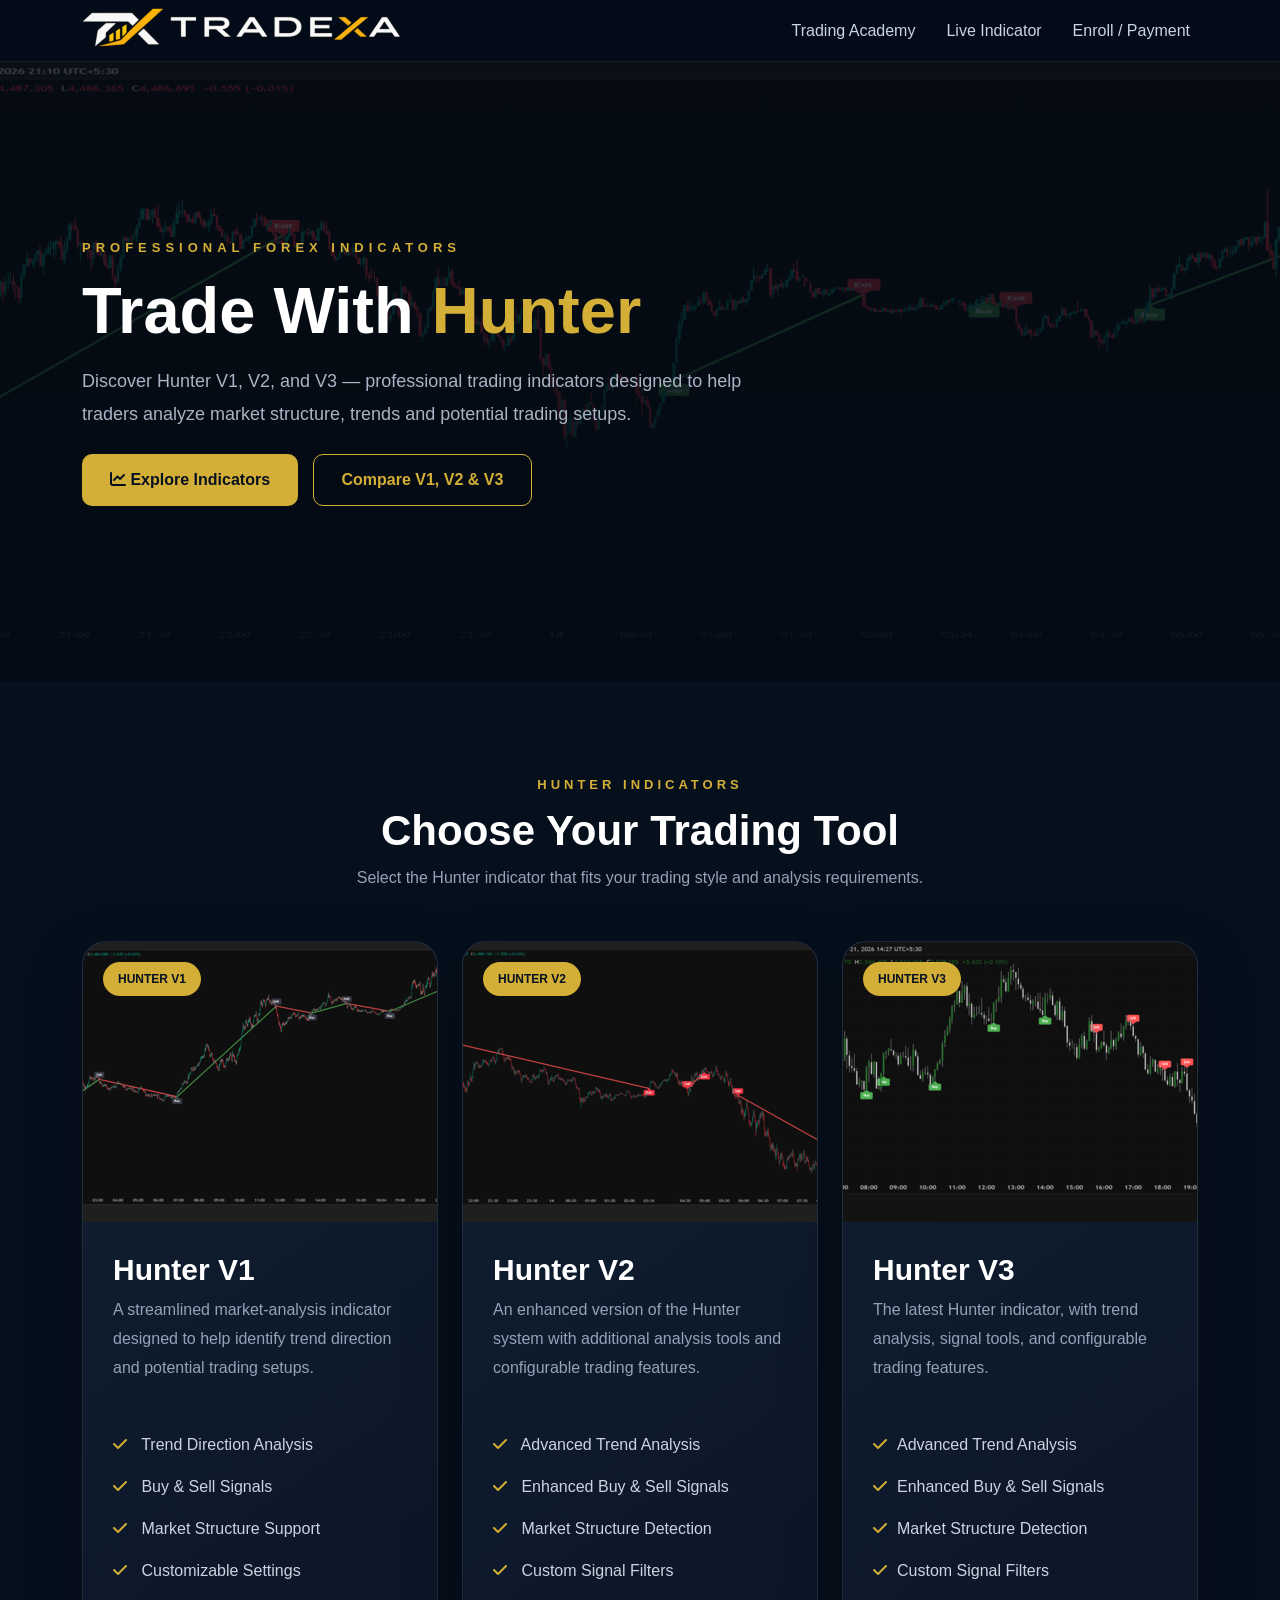
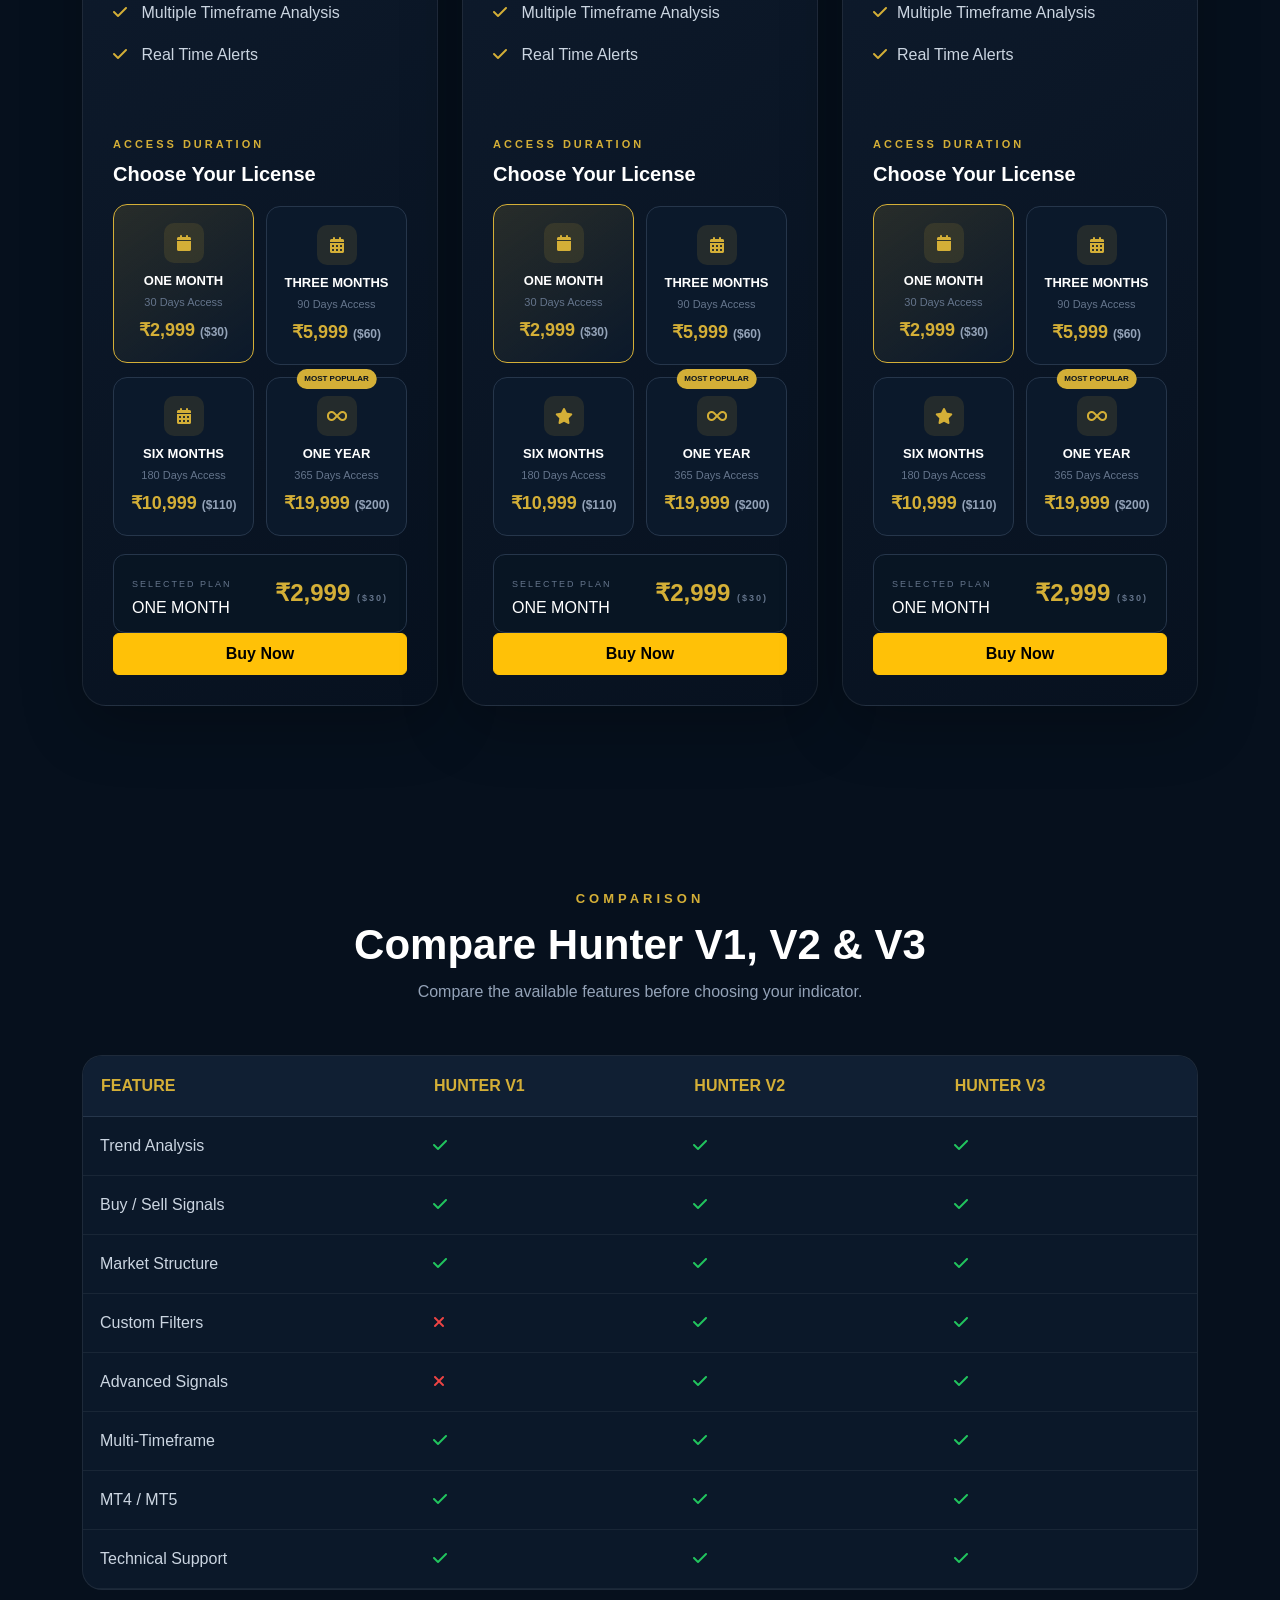
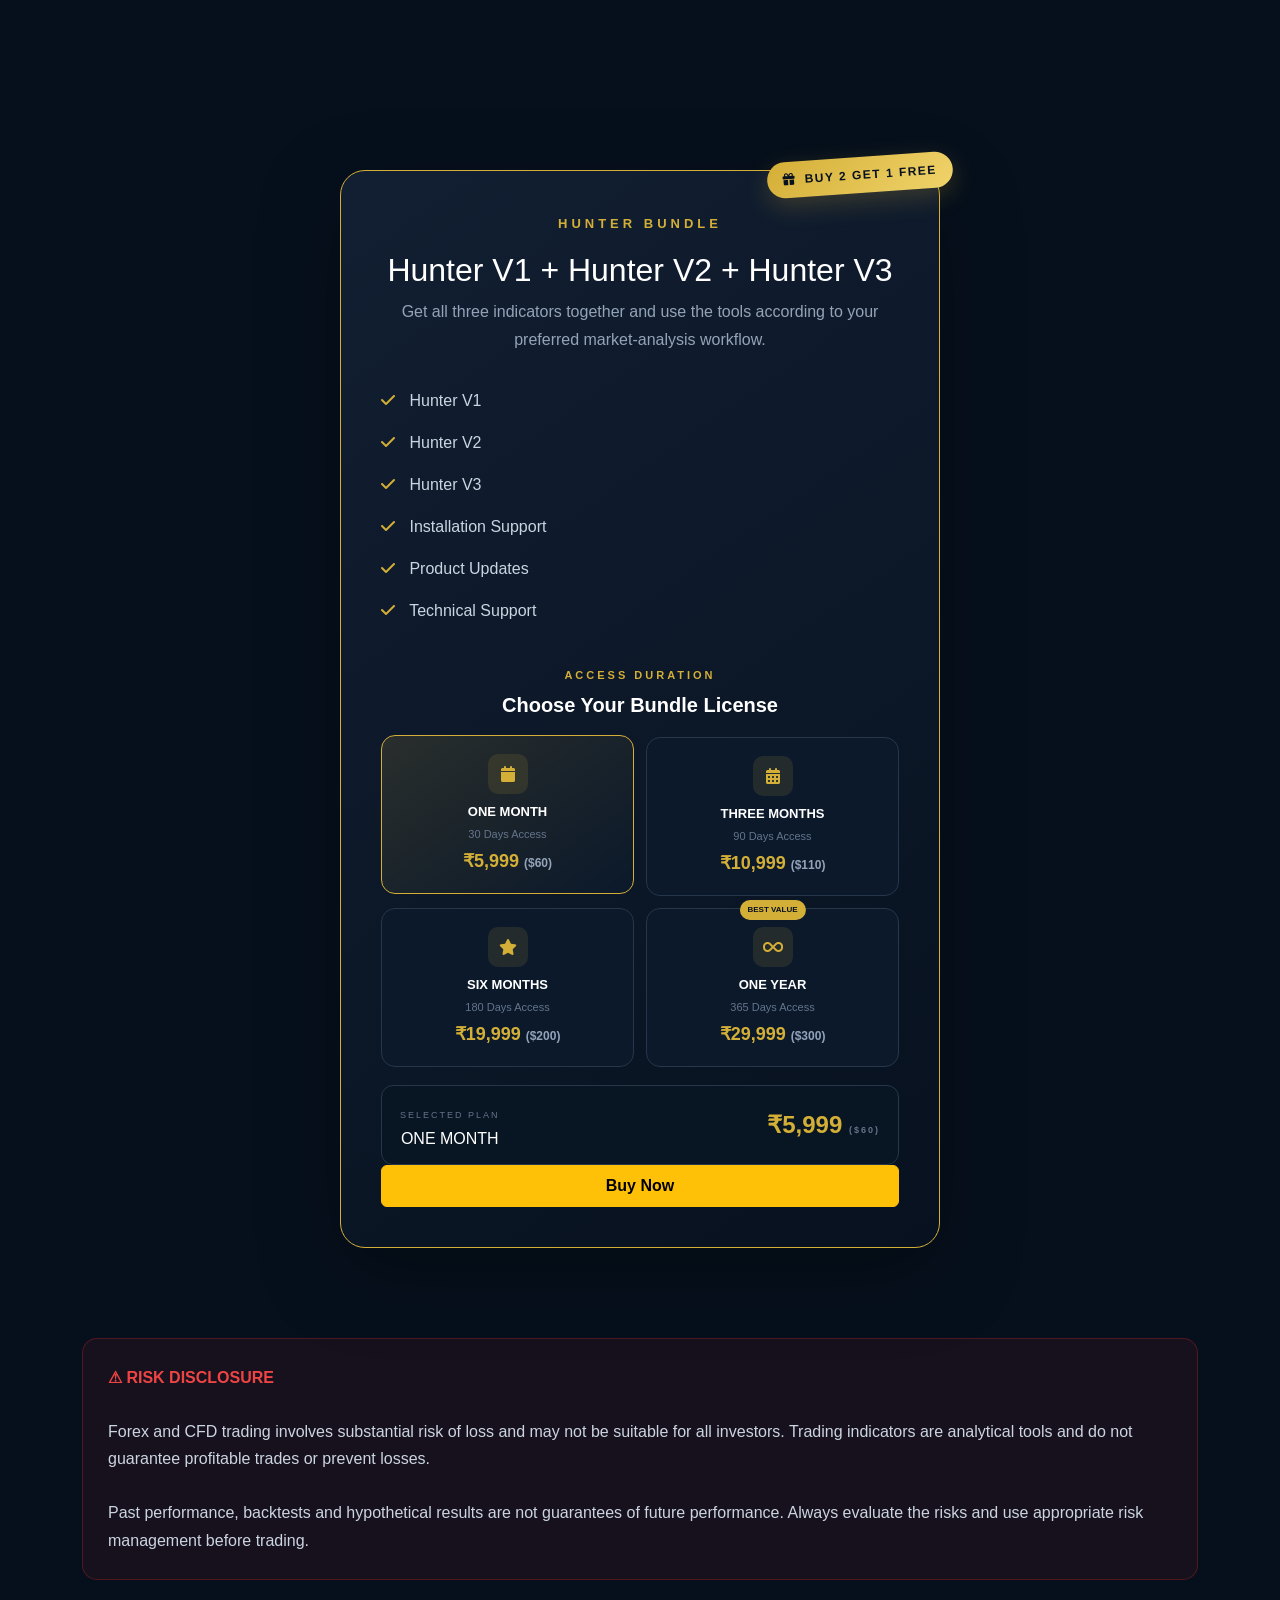
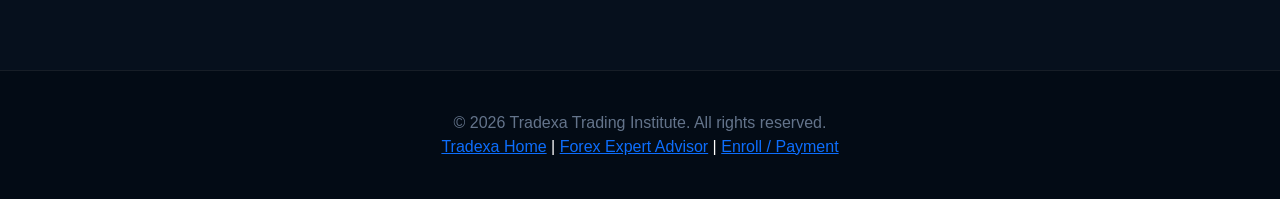
<file: indicator.html>
<!DOCTYPE html>
<html lang="en">

<head>

    <meta charset="UTF-8">

    <meta name="viewport" content="width=device-width, initial-scale=1.0">

    <title>Tradexa Forex Indicators | Hunter V1, V2 &amp; V3</title>

    <meta name="description"
          content="Hunter V1 and Hunter V2 professional Forex trading indicators. Explore features, pricing and trading tools.">
    <meta name="theme-color" content="#050811">
    <meta name="robots" content="max-image-preview:large">
    <link rel="canonical" href="https://www.tradexatrader.com/indicator.html">
    <link rel="icon" type="image/png" sizes="48x48" href="https://www.tradexatrader.com/favicon-48.png">
    <link rel="icon" type="image/png" sizes="96x96" href="https://www.tradexatrader.com/favicon-96.png">
    <link rel="icon" type="image/png" sizes="192x192" href="https://www.tradexatrader.com/favicon-192.png">
    <link rel="apple-touch-icon" sizes="180x180" href="https://www.tradexatrader.com/apple-touch-icon.png">
    <meta property="og:type" content="website">
    <meta property="og:title" content="Tradexa Forex Indicators | Hunter V1, V2 &amp; V3">
    <meta property="og:description" content="Hunter V1, V2, and V3 professional Forex trading indicators. Explore features, pricing, and trading tools from Tradexa.">
    <meta property="og:url" content="https://www.tradexatrader.com/indicator.html">
    <meta property="og:image" content="https://www.tradexatrader.com/Backgrund.png">
    <meta property="og:image:alt" content="Gold XAUUSD trading chart for the Tradexa trading academy">
    <meta property="og:image:width" content="1905">
    <meta property="og:image:height" content="620">
    <meta name="twitter:card" content="summary_large_image">
    <meta name="twitter:title" content="Tradexa Forex Indicators | Hunter V1, V2 &amp; V3">
    <meta name="twitter:description" content="Hunter V1, V2, and V3 professional Forex trading indicators from Tradexa.">
    <meta name="twitter:image" content="https://www.tradexatrader.com/Backgrund.png">
    <meta name="twitter:image:alt" content="Gold XAUUSD trading chart for the Tradexa trading academy">
    <meta name="thumbnail" content="https://www.tradexatrader.com/Backgrund.png">

    <!-- Bootstrap -->
    <link
        href="https://cdn.jsdelivr.net/npm/bootstrap@5.3.3/dist/css/bootstrap.min.css"
        rel="stylesheet">

    <!-- Font Awesome -->
    <link
        rel="stylesheet"
        href="https://cdnjs.cloudflare.com/ajax/libs/font-awesome/6.5.2/css/all.min.css">

    <style>

        * {
            box-sizing: border-box;
        }

        body {
            margin: 0;
            background: #06101d;
            color: #fff;
            font-family: Arial, sans-serif;
        }

        /* =========================
           NAVBAR
        ========================= */

        .navbar {
            background: rgba(4, 12, 24, 0.96);
            border-bottom: 1px solid rgba(255,255,255,0.08);
            backdrop-filter: blur(15px);
        }

        .navbar-brand {
            color: #d4af37 !important;
            font-weight: 800;
            letter-spacing: 2px;
            
        }

        .nav-link {
            color: #cbd5e1 !important;
            margin-left: 15px;
        }

        .nav-link:hover {
            color: #d4af37 !important;
        }


        /* =========================
           HERO
        ========================= */

        
        .hero {
    min-height: 620px;

    display: flex;
    align-items: center;

    position: relative;
    overflow: hidden;
}


/* HERO IMAGE */

.hero-bg {
    position: absolute;

    top: 0;
    left: 0;

    width: 100%;
    height: 100%;

    object-fit: cover;
    object-position: center;

    z-index: 0;
}


/* DARK OVERLAY */

.hero-overlay {
    position: absolute;

    top: 0;
    left: 0;

    width: 100%;
    height: 100%;

    background: linear-gradient(
        rgba(3,10,20,0.72),
        rgba(3,10,20,0.95)
    );

    z-index: 1;
}


/* HERO CONTENT */

.hero-content {
    max-width: 850px;

    position: relative;

    z-index: 2;
}

        .hero {
            min-height: 620px;

            display: flex;
            align-items: center;

            background:
                linear-gradient(
                    rgba(3,10,20,0.72),
                    rgba(3,10,20,0.95)
                ),

                 url("https://images.unsplash.com/photo-1611974789855-9c2a0a7236a3?auto=format&fit=crop&w=1800&q=80");

             

            background-size: cover;
            background-position: center;
        }

        .hero-content {
            max-width: 850px;
        }

        .hero-label {
            color: #d4af37;
            font-size: 13px;
            font-weight: 700;
            letter-spacing: 5px;
            text-transform: uppercase;
        }

        .hero h1 {
            font-size: 65px;
            font-weight: 900;
            line-height: 1.05;
            margin: 20px 0;
        }

        .hero h1 span {
            color: #d4af37;
        }

        .hero p {
            color: #a8b4c5;
            font-size: 18px;
            line-height: 1.8;
            max-width: 720px;
        }

        .btn-gold {
            display: inline-block;
            background: #d4af37;
            color: #07111f;
            padding: 14px 28px;
            border-radius: 10px;
            font-weight: 800;
            text-decoration: none;
            transition: .3s;
        }

        .btn-gold:hover {
            background: #f0d36a;
            color: #07111f;
            transform: translateY(-2px);
        }

        .btn-outline-gold {
            display: inline-block;
            border: 1px solid #d4af37;
            color: #d4af37;
            padding: 13px 28px;
            border-radius: 10px;
            font-weight: 700;
            text-decoration: none;
            margin-left: 10px;
            transition: .3s;
        }

        .btn-outline-gold:hover {
            background: #d4af37;
            color: #07111f;
        }


        /* =========================
           GENERAL
        ========================= */

        .section {
            padding: 90px 0;
        }

        .section-label {
            color: #d4af37;
            font-size: 13px;
            letter-spacing: 4px;
            font-weight: 700;
        }

        .section-title {
            font-size: 42px;
            font-weight: 800;
            margin-top: 10px;
        }

        .section-description {
            color: #94a3b8;
            max-width: 720px;
            line-height: 1.8;
        }


        /* =========================
           PRODUCT CARDS
        ========================= */

        .indicator-card {
            height: 100%;
            display: flex;
            flex-direction: column;

            background:
                linear-gradient(
                    145deg,
                    #111f32,
                    #07111f
                );

            border: 1px solid rgba(255,255,255,0.08);

            border-radius: 24px;

            overflow: hidden;

            transition: .35s;

            box-shadow:
                0 20px 60px rgba(0,0,0,0.25);
        }

        .indicator-card:hover {
            transform: translateY(-8px);
            border-color: rgba(212,175,55,0.6);
        }


        /* IMAGE */

        .indicator-image {
            height: 280px;

            background-size: cover;
            background-position: center;

            position: relative;
        }

        .hunter-v1 {
            background-image:
                linear-gradient(
                    rgba(0,0,0,0.15),
                    rgba(0,0,0,0.75)
                ),
                url("https://images.unsplash.com/photo-1642790551116-18e150f248e7?auto=format&fit=crop&w=1200&q=80");
        }

        .hunter-v2 {
            background: linear-gradient(145deg, #121f32, #07111f);
        }

        .hunter-v1 img,
        .hunter-v2 img {
            display: block;
            width: 100%;
            height: 100%;
            object-fit: cover;
        }


        .version-badge {
            position: absolute;
            top: 20px;
            left: 20px;

            background: #d4af37;
            color: #07111f;

            padding: 8px 15px;

            border-radius: 30px;

            font-size: 12px;

            font-weight: 800;
        }


        /* CARD BODY */

        .indicator-body {
            padding: 30px;
            display: flex;
            flex: 1;
            flex-direction: column;
        }

        .indicator-title {
            font-size: 30px;
            font-weight: 800;
        }

        .indicator-description {
            color: #94a3b8;
            line-height: 1.8;
        }


        /* FEATURES */

        .feature-list {
            list-style: none;
            padding: 0;
            margin: 25px 0;
        }

        .feature-list li {
            padding: 9px 0;
            color: #cbd5e1;
        }

        .feature-list i {
            color: #d4af37;
            margin-right: 10px;
        }


        /* PRICE */

        .price-area {
            display: flex;
            align-items: center;
            gap: 12px;

            margin-bottom: 25px;
        }

        .price {
            color: #d4af37;
            font-size: 38px;
            font-weight: 900;
        }

        .old-price {
            color: #64748b;
            text-decoration: line-through;
        }


        /* =========================
           COMPARISON
        ========================= */

        .comparison-wrapper {
            background: #0b1829;
            border: 1px solid rgba(255,255,255,0.08);
            border-radius: 20px;
            overflow: hidden;
        }

        .comparison-table {
            width: 100%;
            margin: 0;
            color: #cbd5e1;
        }

        .comparison-table th {
            background: #101f33;
            color: #d4af37;
            padding: 18px;
            border-bottom: 1px solid #26364b;
        }

        .comparison-table td {
            padding: 17px;
            border-bottom: 1px solid rgba(255,255,255,0.06);
        }

        .check {
            color: #22c55e;
        }

        .cross {
            color: #ef4444;
        }


        /* =========================
           PURCHASE
        ========================= */

        .purchase-box {
            max-width: 600px;
            margin: auto;
            position: relative;

            background:
                linear-gradient(
                    145deg,
                    #121f32,
                    #07111f
                );

            border: 1px solid #d4af37;

            border-radius: 25px;

            padding: 40px;

            text-align: center;

            box-shadow:
                0 25px 80px rgba(0,0,0,0.35);
        }

        .bundle-offer {
            position: absolute;
            top: -14px;
            right: -14px;
            z-index: 2;
            display: inline-flex;
            align-items: center;
            justify-content: center;
            gap: 8px;
            padding: 9px 16px;
            background: linear-gradient(135deg, #d4af37, #f0d36a);
            color: #07111f;
            border-radius: 999px;
            font-size: 12px;
            font-weight: 900;
            letter-spacing: 1.5px;
            text-transform: uppercase;
            box-shadow: 0 8px 24px rgba(212,175,55,0.22);
            transform: rotate(-4deg);
        }

        .purchase-price {
            font-size: 55px;
            font-weight: 900;
            color: #d4af37;
        }


        /* =========================
           DISCLAIMER
        ========================= */

        .disclaimer {
            background: rgba(220,38,38,0.08);
            border: 1px solid rgba(220,38,38,0.3);
            border-radius: 15px;
            padding: 25px;

            color: #cbd5e1;
            line-height: 1.7;
        }

        .disclaimer strong {
            color: #ef4444;
        }


        /* =========================
           FOOTER
        ========================= */

        footer {
            background: #030b15;
            border-top: 1px solid rgba(255,255,255,0.08);
            padding: 40px 0;
        }

        footer p {
            color: #64748b;
            margin: 0;
        }


        /* =========================
           RESPONSIVE
        ========================= */

        @media(max-width: 768px) {

            .hero {
                min-height: 600px;
            }

            .hero h1 {
                font-size: 42px;
            }

            .section-title {
                font-size: 32px;
            }

            .btn-outline-gold {
                margin-left: 0;
                margin-top: 12px;
            }

            .indicator-image {
                height: 230px;
            }

            .purchase-price {
                font-size: 42px;
            }

        }

        /* =========================
           ACCESS DURATION
        ========================= */

        .access-section {
            margin-top: 30px;
        }

        .indicator-body .access-section {
            margin-top: auto;
            padding-top: 30px;
        }

        .access-title span {
            color: #d4af37;
            font-size: 11px;
            font-weight: 700;
            letter-spacing: 3px;
        }

        .access-title h3 {
            margin-top: 7px;
            font-size: 20px;
            font-weight: 800;
        }

        .duration-grid {
            display: grid;
            grid-template-columns: repeat(2, 1fr);
            gap: 12px;
            margin-top: 20px;
        }

        .duration-card {
            position: relative;
            padding: 18px 12px;
            text-align: center;
            background: #0b192b;
            border: 1px solid #26364b;
            border-radius: 14px;
            cursor: pointer;
            transition: .3s;
        }

        .duration-card:hover,
        .duration-card.selected {
            border-color: #d4af37;
            background: linear-gradient(145deg, rgba(212,175,55,0.14), #0b192b);
            transform: translateY(-2px);
        }

        .duration-icon {
            width: 40px;
            height: 40px;
            margin: 0 auto 10px;
            display: flex;
            align-items: center;
            justify-content: center;
            border-radius: 10px;
            background: rgba(212,175,55,0.12);
            color: #d4af37;
        }

        .duration-card h4 {
            font-size: 13px;
            font-weight: 800;
            margin: 0;
        }

        .duration-card p {
            color: #64748b;
            font-size: 11px;
            margin: 6px 0;
        }

        .duration-price {
            color: #d4af37;
            font-size: 18px;
            font-weight: 800;
        }

        .duration-price small,
        .selected-price small {
            color: #94a3b8;
            font-size: 12px;
            font-weight: 700;
        }

        .popular-badge {
            position: absolute;
            top: -9px;
            left: 50%;
            transform: translateX(-50%);
            background: #d4af37;
            color: #07111f;
            font-size: 8px;
            font-weight: 900;
            padding: 4px 8px;
            border-radius: 20px;
            white-space: nowrap;
        }

        .selected-plan {
            margin-top: 18px;
            padding: 15px 18px;
            background: #081523;
            border: 1px solid #26364b;
            border-radius: 12px;
            display: flex;
            justify-content: space-between;
            align-items: center;
        }

        .selected-plan small {
            color: #64748b;
            font-size: 9px;
            letter-spacing: 2px;
        }

        .selected-plan h3 {
            margin: 4px 0 0;
            font-size: 16px;
        }

        .selected-price {
            color: #d4af37;
            font-size: 24px;
            font-weight: 900;
        }

        @media(max-width: 500px) {
            .bundle-offer {
                right: 8px;
            }

            .duration-grid {
                grid-template-columns: 1fr;
            }
        }

    </style>

    <link rel="stylesheet" href="page-transitions.css">
</head>


<body>



<!-- =========================
     NAVBAR
========================= -->

<nav class="navbar navbar-expand-lg navbar-dark sticky-top">

    <div class="container">

        <a href="index.html" class="logo">
      <img src="logo-cropped.png" alt="Tradexa Forex and Gold XAUUSD Trading Academy" width="1464" height="160" style="height: 45px; width: auto;">
    </a>
        <button class="navbar-toggler" type="button" data-bs-toggle="collapse" data-bs-target="#indicatorNav" aria-controls="indicatorNav" aria-expanded="false" aria-label="Toggle navigation">
            <span class="navbar-toggler-icon"></span>
        </button>
        <div class="collapse navbar-collapse" id="indicatorNav">
            <div class="navbar-nav ms-auto">
                <a class="nav-link" href="index.html#academy">Trading Academy</a>
                <a class="nav-link" href="indicator.html#indicators">Live Indicator</a>
                <a class="nav-link" href="payment.html">Enroll / Payment</a>
            </div>
        </div>

    </div>

</nav>



<!-- =========================
     HERO
========================= -->

<section class="hero">

    <!-- Hero Background Image -->
    <img
        src="Backgrund.png"
        alt="Gold XAUUSD trading chart for the Tradexa Forex indicators"
        width="1905"
        height="620"
        class="hero-bg">

    <!-- Dark Overlay -->
    <div class="hero-overlay"></div>


    <div class="container">

        <div class="hero-content">

            <div class="hero-label">
                PROFESSIONAL FOREX INDICATORS
            </div>

            <h1>
                Trade With
                <span>Hunter</span>
            </h1>

            <p>
                Discover Hunter V1, V2, and V3 — professional
                trading indicators designed to help traders analyze
                market structure, trends and potential trading setups.
            </p>

            <div class="mt-4">

                <a
                    href="#indicators"
                    class="btn-gold">

                    <i class="fa-solid fa-chart-line"></i>
                    Explore Indicators

                </a>

                <a
                    href="#compare"
                    class="btn-outline-gold">

                    Compare V1, V2 & V3

                </a>

            </div>

        </div>

    </div>

</section>


<!-- =========================
     INDICATORS
========================= -->

<section
    class="section"
    id="indicators">

    <div class="container">

        <div class="text-center mb-5">

            <span class="section-label">
                HUNTER INDICATORS
            </span>

            <h2 class="section-title">
                Choose Your Trading Tool
            </h2>

            <p class="section-description mx-auto">

                Select the Hunter indicator that fits your trading
                style and analysis requirements.

            </p>

        </div>


        <div class="row g-4">


            <!-- =====================
                 HUNTER V1
            ====================== -->

            <div class="col-lg-4">

                <div class="indicator-card">

                    <div class="indicator-image hunter-v1">

                         <img src="V1.png"
                 alt="Tradexa Hunter V1 XAUUSD forex indicator chart preview"
                 width="635"
                 height="280"
                 class="img-fluid">

                        <span class="version-badge">
                            HUNTER V1
                        </span>

                    </div>


                    <div class="indicator-body">

                        <h2 class="indicator-title">
                            Hunter V1
                        </h2>

                        <p class="indicator-description">

                            A streamlined market-analysis indicator
                            designed to help identify trend direction
                            and potential trading setups.

                        </p>


                        <ul class="feature-list">

                            <li>
                                <i class="fa-solid fa-check"></i>
                                Trend Direction Analysis
                            </li>

                            <li>
                                <i class="fa-solid fa-check"></i>
                                Buy & Sell Signals
                            </li>

                            <li>
                                <i class="fa-solid fa-check"></i>
                                Market Structure Support
                            </li>

                            <li>
                                <i class="fa-solid fa-check"></i>
                                Customizable Settings
                            </li>

                            <li>
                                <i class="fa-solid fa-check"></i>
                                Multiple Timeframe Analysis
                            </li>

                            <li>
                                <i class="fa-solid fa-check"></i>
                                Real Time Alerts
                            </li>

                        </ul>



                        <div class="access-section">

                            <div class="access-title">
                                <span>ACCESS DURATION</span>
                                <h3>Choose Your License</h3>
                            </div>

                            <div class="duration-grid">

                                <div class="duration-card selected"
                                     onclick="selectDuration(this, 'hunter-v1', '1month', 2999)">
                                    <div class="duration-icon">
                                        <i class="fa-solid fa-calendar"></i>
                                    </div>
                                    <h4>ONE MONTH</h4>
                                    <p>30 Days Access</p>
                                    <div class="duration-price">₹2,999 <small>($30)</small></div>
                                </div>

                                <div class="duration-card"
                                     onclick="selectDuration(this, 'hunter-v1', '3month', 5999)">
                                    <div class="duration-icon">
                                        <i class="fa-solid fa-calendar-days"></i>
                                    </div>
                                    <h4>THREE MONTHS</h4>
                                    <p>90 Days Access</p>
                                    <div class="duration-price">₹5,999 <small>($60)</small></div>
                                </div>
                                <div class="duration-card"
                                     onclick="selectDuration(this, 'hunter-v1', '6month', 10999)">
                                    <div class="duration-icon">
                                        <i class="fa-solid fa-calendar-days"></i>
                                    </div>
                                    <h4>SIX MONTHS</h4>
                                    <p>180 Days Access</p>
                                    <div class="duration-price">₹10,999 <small>($110)</small></div>
                                </div>

                                <div class="duration-card"
                                     onclick="selectDuration(this, 'hunter-v1', '1year', 19999)">
                                     <div class="popular-badge">MOST POPULAR</div>
                                    <div class="duration-icon">
                                        <i class="fa-solid fa-infinity"></i>
                                    </div>
                                    <h4>ONE YEAR</h4>
                                    <p>365 Days Access</p>
                                    <div class="duration-price">₹19,999 <small>($200)</small></div>
                                </div>

                            </div>

                            <div class="selected-plan">
                                <div>
                                    <small>SELECTED PLAN</small>
                                    <h3 id="selectedDuration-hunter-v1">ONE MONTH</h3>
                                </div>
                                <div class="selected-price" id="selectedPrice-hunter-v1">
                                    ₹2,999 <small>($30)</small>
                                </div>
                            </div>

                            <button id="buyDurationButton-hunter-v1"
                                    class="btn btn-warning fw-bold px-4 py-2 w-100"
                                    data-product="Tradexa Hunter V1"
                                    data-plan="ONE MONTH"
                                    data-inr="2999"
                                    data-usdt="30"
                                    onclick="openCheckoutModal(this)">
                              Buy Now
                            </button>

                        </div>


                    </div>

                </div>

            </div>



            <!-- =====================
                 HUNTER V2
            ====================== -->

            <div class="col-lg-4">

                <div class="indicator-card">

                    <div class="indicator-image hunter-v2">

                         <img src="V2.png"
                 alt="Tradexa Hunter V2 XAUUSD forex indicator chart preview"
                 width="635"
                 height="280"
                 class="img-fluid">

                        <span class="version-badge">
                            HUNTER V2
                        </span>

                    </div>


                    <div class="indicator-body">

                        <h2 class="indicator-title">
                            Hunter V2
                        </h2>

                        <p class="indicator-description">

                            An enhanced version of the Hunter system
                            with additional analysis tools and
                            configurable trading features.

                        </p>


                        <ul class="feature-list">

                            <li>
                                <i class="fa-solid fa-check"></i>
                                Advanced Trend Analysis
                            </li>

                            <li>
                                <i class="fa-solid fa-check"></i>
                                Enhanced Buy & Sell Signals
                            </li>

                            <li>
                                <i class="fa-solid fa-check"></i>
                                Market Structure Detection
                            </li>

                            <li>
                                <i class="fa-solid fa-check"></i>
                                Custom Signal Filters
                            </li>

                            <li>
                                <i class="fa-solid fa-check"></i>
                                Multiple Timeframe Analysis
                            </li>

                            <li>
                                <i class="fa-solid fa-check"></i>
                                 Real Time Alerts
                            </li>

                        </ul>



                        <div class="access-section">

                            <div class="access-title">
                                <span>ACCESS DURATION</span>
                                <h3>Choose Your License</h3>
                            </div>

                            <div class="duration-grid">

                                <div class="duration-card selected"
                                     onclick="selectDuration(this, 'hunter-v2', '1month', 2999)">
                                    <div class="duration-icon">
                                        <i class="fa-solid fa-calendar"></i>
                                    </div>
                                    <h4>ONE MONTH</h4>
                                    <p>30 Days Access</p>
                                    <div class="duration-price">₹2,999 <small>($30)</small></div>
                                </div>

                                <div class="duration-card"
                                     onclick="selectDuration(this, 'hunter-v2', '3month', 5999)">
                                    <div class="duration-icon">
                                        <i class="fa-solid fa-calendar-days"></i>
                                    </div>
                                    <h4>THREE MONTHS</h4>
                                    <p>90 Days Access</p>
                                    <div class="duration-price">₹5,999 <small>($60)</small></div>
                                </div>

                                <div class="duration-card popular"
                                     onclick="selectDuration(this, 'hunter-v2', '6month', 10999)">
                                    <div class="duration-icon">
                                        <i class="fa-solid fa-star"></i>
                                    </div>
                                    <h4> SIX MONTHS</h4>
                                    <p>180 Days Access</p>
                                    <div class="duration-price">₹10,999 <small>($110)</small></div>
                                </div>

                                <div class="duration-card"
                                     onclick="selectDuration(this, 'hunter-v2', '1year', 19999)">
                                      <div class="popular-badge">MOST POPULAR</div>
                                    <div class="duration-icon">
                                        <i class="fa-solid fa-infinity"></i>
                                    </div>
                                    <h4>ONE YEAR</h4>
                                    <p>365 Days Access</p>
                                    <div class="duration-price">₹19,999 <small>($200)</small></div>
                                </div>

                            </div>

                            <div class="selected-plan">
                                <div>
                                    <small>SELECTED PLAN</small>
                                    <h3 id="selectedDuration-hunter-v2">ONE MONTH</h3>
                                </div>
                                <div class="selected-price" id="selectedPrice-hunter-v2">
                                    ₹2,999 <small>($30)</small>
                                </div>
                            </div>

                            <button id="buyDurationButton-hunter-v2"
                                    class="btn btn-warning fw-bold px-4 py-2 w-100"
                                    data-product="Tradexa Hunter V2"
                                    data-plan="ONE MONTH"
                                    data-inr="2999"
                                    data-usdt="30"
                                    onclick="openCheckoutModal(this)">
                              Buy Now
                            </button>

                        </div>

                    </div>
                </div>
            </div>

                        <!-- =====================
                             HUNTER V3
                        ====================== -->

                        <div class="col-lg-4">

                            <div class="indicator-card">

                                <div class="indicator-image hunter-v1">
                                    <img src="v3.png"
                                         alt="Tradexa Hunter V3 XAUUSD forex indicator chart preview"
                                         width="635"
                                         height="280"
                                         class="img-fluid">
                                    <span class="version-badge">HUNTER V3</span>
                                </div>

                                <div class="indicator-body">

                                    <h2 class="indicator-title">Hunter V3</h2>

                                    <p class="indicator-description">
                                        The latest Hunter indicator, with trend analysis,
                                        signal tools, and configurable trading features.
                                    </p>

                                    <ul class="feature-list">
                                        <li><i class="fa-solid fa-check"></i>Advanced Trend Analysis</li>
                                        <li><i class="fa-solid fa-check"></i>Enhanced Buy &amp; Sell Signals</li>
                                        <li><i class="fa-solid fa-check"></i>Market Structure Detection</li>
                                        <li><i class="fa-solid fa-check"></i>Custom Signal Filters</li>
                                        <li><i class="fa-solid fa-check"></i>Multiple Timeframe Analysis</li>
                                        <li><i class="fa-solid fa-check"></i>Real Time Alerts</li>
                                    </ul>

                                    <div class="access-section">
                                        <div class="access-title">
                                            <span>ACCESS DURATION</span>
                                            <h3>Choose Your License</h3>
                                        </div>

                                        <div class="duration-grid">
                                            <div class="duration-card selected"
                                                 onclick="selectDuration(this, 'hunter-v3', '1month', 2999)">
                                                <div class="duration-icon"><i class="fa-solid fa-calendar"></i></div>
                                                <h4>ONE MONTH</h4>
                                                <p>30 Days Access</p>
                                                <div class="duration-price">₹2,999 <small>($30)</small></div>
                                            </div>

                                            <div class="duration-card"
                                                 onclick="selectDuration(this, 'hunter-v3', '3month', 5999)">
                                                <div class="duration-icon"><i class="fa-solid fa-calendar-days"></i></div>
                                                <h4>THREE MONTHS</h4>
                                                <p>90 Days Access</p>
                                                <div class="duration-price">₹5,999 <small>($60)</small></div>
                                            </div>

                                            <div class="duration-card popular"
                                                 onclick="selectDuration(this, 'hunter-v3', '6month', 10999)">
                                                <div class="duration-icon"><i class="fa-solid fa-star"></i></div>
                                                <h4>SIX MONTHS</h4>
                                                <p>180 Days Access</p>
                                                <div class="duration-price">₹10,999 <small>($110)</small></div>
                                            </div>

                                            <div class="duration-card"
                                                 onclick="selectDuration(this, 'hunter-v3', '1year', 19999)">
                                                <div class="popular-badge">MOST POPULAR</div>
                                                <div class="duration-icon"><i class="fa-solid fa-infinity"></i></div>
                                                <h4>ONE YEAR</h4>
                                                <p>365 Days Access</p>
                                                <div class="duration-price">₹19,999 <small>($200)</small></div>
                                            </div>
                                        </div>

                                        <div class="selected-plan">
                                            <div>
                                                <small>SELECTED PLAN</small>
                                                <h3 id="selectedDuration-hunter-v3">ONE MONTH</h3>
                                            </div>
                                            <div class="selected-price" id="selectedPrice-hunter-v3">
                                                ₹2,999 <small>($30)</small>
                                            </div>
                                        </div>

                                        <button id="buyDurationButton-hunter-v3"
                                                class="btn btn-warning fw-bold px-4 py-2 w-100"
                                                data-product="Tradexa Hunter V3"
                                                data-plan="ONE MONTH"
                                                data-inr="2999"
                                                data-usdt="30"
                                                onclick="openCheckoutModal(this)">
                                          Buy Now
                                        </button>
                                    </div>
                                </div>
                            </div>
                        </div>

                    </div>

        </div>

</section>



<!-- =========================
     COMPARISON
========================= -->

<section
    class="section"
    id="compare">

    <div class="container">

        <div class="text-center mb-5">

            <span class="section-label">
                COMPARISON
            </span>

            <h2 class="section-title">
                Compare Hunter V1, V2 &amp; V3
            </h2>

            <p class="section-description mx-auto">

                Compare the available features before choosing
                your indicator.

            </p>

        </div>


        <div class="comparison-wrapper">

            <div class="table-responsive">

                <table class="comparison-table">

                    <thead>

                        <tr>

                            <th>
                                FEATURE
                            </th>

                            <th>
                                HUNTER V1
                            </th>

                            <th>
                                HUNTER V2
                            </th>
                            <th>
                                HUNTER V3
                            </th>

                        </tr>

                    </thead>


                    <tbody>

                        <tr>

                            <td>
                                Trend Analysis
                            </td>

                            <td>
                                <i class="fa-solid fa-check check"></i>
                            </td>

                            <td>
                                <i class="fa-solid fa-check check"></i>
                            </td>

                            <td>
                                <i class="fa-solid fa-check check"></i>
                            </td>

                        </tr>


                        <tr>

                            <td>
                                Buy / Sell Signals
                            </td>

                            <td>
                                <i class="fa-solid fa-check check"></i>
                            </td>

                            <td>
                                <i class="fa-solid fa-check check"></i>
                            </td>

                            <td>
                                <i class="fa-solid fa-check check"></i>
                            </td>

                        </tr>


                        <tr>

                            <td>
                                Market Structure
                            </td>

                            <td>
                                <i class="fa-solid fa-check check"></i>
                            </td>

                            <td>
                                <i class="fa-solid fa-check check"></i>
                            </td>

                            <td>
                                <i class="fa-solid fa-check check"></i>
                            </td>

                        </tr>


                        <tr>

                            <td>
                                Custom Filters
                            </td>

                            <td>
                                <i class="fa-solid fa-xmark cross"></i>
                            </td>

                            <td>
                                <i class="fa-solid fa-check check"></i>
                            </td>

                            <td>
                                <i class="fa-solid fa-check check"></i>
                            </td>

                        </tr>


                        <tr>

                            <td>
                                Advanced Signals
                            </td>

                            <td>
                                <i class="fa-solid fa-xmark cross"></i>
                            </td>

                            <td>
                                <i class="fa-solid fa-check check"></i>
                            </td>

                            <td>
                                <i class="fa-solid fa-check check"></i>
                            </td>

                        </tr>


                        <tr>

                            <td>
                                Multi-Timeframe
                            </td>

                            <td>
                                <i class="fa-solid fa-check check"></i>
                            </td>

                            <td>
                                <i class="fa-solid fa-check check"></i>
                            </td>

                            <td>
                                <i class="fa-solid fa-check check"></i>
                            </td>

                        </tr>


                        <tr>

                            <td>
                                MT4 / MT5
                            </td>

                            <td>
                                <i class="fa-solid fa-check check"></i>
                            </td>

                            <td>
                                <i class="fa-solid fa-check check"></i>
                            </td>

                            <td>
                                <i class="fa-solid fa-check check"></i>
                            </td>

                        </tr>


                        <tr>

                            <td>
                                Technical Support
                            </td>

                            <td>
                                <i class="fa-solid fa-check check"></i>
                            </td>

                            <td>
                                <i class="fa-solid fa-check check"></i>
                            </td>

                            <td>
                                <i class="fa-solid fa-check check"></i>
                            </td>

                        </tr>

                    </tbody>

                </table>

            </div>

        </div>

    </div>

</section>



<!-- =========================
     BUNDLE
========================= -->

<section class="section">

    <div class="container">

        <div class="purchase-box">

            <span class="section-label">
                HUNTER BUNDLE
            </span>

            <div class="bundle-offer">
                <i class="fa-solid fa-gift"></i>
                Buy 2 Get 1 Free
            </div>

            <h2 class="mt-3">
                Hunter V1 + Hunter V2 + Hunter V3
            </h2>

            <p class="section-description mx-auto">

                Get all three indicators together and use the tools
                according to your preferred market-analysis workflow.

            </p>

            <ul
                class="feature-list text-start">

                <li>
                    <i class="fa-solid fa-check"></i>
                    Hunter V1
                </li>

                <li>
                    <i class="fa-solid fa-check"></i>
                    Hunter V2
                </li>

                <li>
                    <i class="fa-solid fa-check"></i>
                    Hunter V3
                </li>

                <li>
                    <i class="fa-solid fa-check"></i>
                    Installation Support
                </li>

                <li>
                    <i class="fa-solid fa-check"></i>
                    Product Updates
                </li>

                <li>
                    <i class="fa-solid fa-check"></i>
                    Technical Support
                </li>

            </ul>

            <div class="access-section">

                <div class="access-title">
                    <span>ACCESS DURATION</span>
                    <h3>Choose Your Bundle License</h3>
                </div>

                <div class="duration-grid">

                    <div class="duration-card selected"
                         onclick="selectDuration(this, 'hunter-bundle', '1month', 5999)">
                        <div class="duration-icon">
                            <i class="fa-solid fa-calendar"></i>
                        </div>
                        <h4>ONE MONTH</h4>
                        <p>30 Days Access</p>
                        <div class="duration-price">₹5,999 <small>($60)</small></div>
                    </div>

                    <div class="duration-card"
                         onclick="selectDuration(this, 'hunter-bundle', '3month', 10999)">
                        <div class="duration-icon">
                            <i class="fa-solid fa-calendar-days"></i>
                        </div>
                        <h4>THREE MONTHS</h4>
                        <p>90 Days Access</p>
                        <div class="duration-price">₹10,999 <small>($110)</small></div>
                    </div>

                    <div class="duration-card popular"
                         onclick="selectDuration(this, 'hunter-bundle', '6month', 19999)">
                        <div class="duration-icon">
                            <i class="fa-solid fa-star"></i>
                        </div>
                        <h4>SIX MONTHS</h4>
                        <p>180 Days Access</p>
                        <div class="duration-price">₹19,999 <small>($200)</small></div>
                    </div>

                    <div class="duration-card"
                         onclick="selectDuration(this, 'hunter-bundle', '1year', 29999)">
                        <div class="popular-badge">BEST VALUE</div>
                        <div class="duration-icon">
                            <i class="fa-solid fa-infinity"></i>
                        </div>
                        <h4>ONE YEAR</h4>
                        <p>365 Days Access</p>
                        <div class="duration-price">₹29,999 <small>($300)</small></div>
                    </div>

                </div>

                <div class="selected-plan">
                    <div>
                        <small>SELECTED PLAN</small>
                        <h3 id="selectedDuration-hunter-bundle">ONE MONTH</h3>
                    </div>
                    <div class="selected-price" id="selectedPrice-hunter-bundle">
                        ₹5,999 <small>($60)</small>
                    </div>
                </div>

                <button id="buyDurationButton-hunter-bundle"
                        class="btn btn-warning fw-bold px-4 py-2 w-100"
                        data-product="Tradexa Hunter Bundle"
                        data-plan="ONE MONTH"
                        data-inr="5999"
                        data-usdt="60"
                        onclick="openCheckoutModal(this)">
                  Buy Now
                </button>

            </div>

        </div>

    </div>

</section>



<!-- =========================
     DISCLAIMER
========================= -->

<section class="section pt-0">

    <div class="container">

        <div class="disclaimer">

            <strong>
                ⚠ RISK DISCLOSURE
            </strong>

            <br><br>

            Forex and CFD trading involves substantial risk of loss
            and may not be suitable for all investors. Trading
            indicators are analytical tools and do not guarantee
            profitable trades or prevent losses.

            <br><br>

            Past performance, backtests and hypothetical results
            are not guarantees of future performance. Always
            evaluate the risks and use appropriate risk management
            before trading.

        </div>

    </div>

</section>



<!-- =========================
     FOOTER
========================= -->

<footer>

    <div class="container text-center">

        <p>© 2026 Tradexa Trading Institute. All rights reserved.</p>
        <nav aria-label="Footer navigation">
            <a href="index.html">Tradexa Home</a> |
            <a href="ea.html">Forex Expert Advisor</a> |
            <a href="payment.html">Enroll / Payment</a>
        </nav>

    </div>

</footer>



<script
    src="https://cdn.jsdelivr.net/npm/bootstrap@5.3.3/dist/js/bootstrap.bundle.min.js">
</script>
<script src="page-transitions.js"></script>

<script>
function openCheckoutModal(button) {
  const accessSection = button.closest('.access-section');
  const selectedCard = accessSection
    ? accessSection.querySelector('.duration-card.selected')
    : null;

  let plan = button.dataset.plan || 'ONE MONTH';
  let inr = button.dataset.inr || '2999';
  let usdt = button.dataset.usdt || '30';

  if (selectedCard) {
    const planTitle = selectedCard.querySelector('h4');
    const priceText = selectedCard.querySelector('.duration-price');
    if (planTitle) plan = planTitle.textContent.trim().replace(/\s+/g, ' ');

    if (priceText) {
      const inrMatch = priceText.textContent.match(/₹([\d,]+)/);
      const usdtMatch = priceText.textContent.match(/\$\s*([\d,]+)/);
      if (inrMatch) inr = inrMatch[1].replace(/,/g, '');
      if (usdtMatch) usdt = usdtMatch[1].replace(/,/g, '');
    }
  }

  const params = new URLSearchParams({
    product: button.dataset.product,
    plan: plan,
    inr: inr,
    usdt: usdt
  });
  localStorage.setItem('tradexaCheckout', JSON.stringify({
    product: button.dataset.product,
    plan: plan,
    inr: inr,
    usdt: usdt
  }));
  window.navigateWithTransition(`payment.html?${params.toString()}`);
}
</script>

<script>

function selectDuration(card, product, duration, price) {

    const cardContainer = card.parentElement;

    cardContainer.querySelectorAll('.duration-card').forEach(function(item) {
        item.classList.remove('selected');
    });

    card.classList.add('selected');

    let durationName = '';

    if (duration === '1month') {
        durationName = 'ONE MONTH';
    } else if (duration === '3month') {
        durationName = 'THREE MONTHS';
    } else if (duration === '6month') {
        durationName = 'SIX MONTHS';
    } else if (duration === '1year') {
        durationName = 'ONE YEAR';
    } else if (duration === 'lifetime') {
        durationName = 'LIFETIME';
    }

    document.getElementById('selectedDuration-' + product).innerText = durationName;
    if (product === 'hunter-bundle') {
        const bundleDollarPrices = {
            5999: 60,
            10999: 110,
            19999: 200,
            29999: 300
        };
        document.getElementById('selectedPrice-' + product).innerHTML =
            '₹' + price.toLocaleString('en-IN') +
            ' <small>($' + bundleDollarPrices[price] + ')</small>';
    } else if (product === 'hunter-v1' || product === 'hunter-v2' || product === 'hunter-v3') {
        const indicatorDollarPrices = {
            2999: 30,
            5999: 60,
            10999: 110,
            19999: 200,
            12999: 200
        };
        document.getElementById('selectedPrice-' + product).innerHTML =
            '₹' + price.toLocaleString('en-IN') +
            ' <small>($' + indicatorDollarPrices[price] + ')</small>';
    } else {
        document.getElementById('selectedPrice-' + product).innerText =
            '₹' + price.toLocaleString('en-IN');
    }

    const usdtMatch = card.querySelector('.duration-price').textContent.match(/\(\$(\d+(?:,\d+)*)\)/);
    const usdt = usdtMatch ? usdtMatch[1].replace(/,/g, '') : '0';
    const button = document.getElementById('buyDurationButton-' + product);
    button.dataset.plan = durationName;
    button.dataset.inr = String(price);
    button.dataset.usdt = usdt;
}

</script>

</body>

</html>
</file>
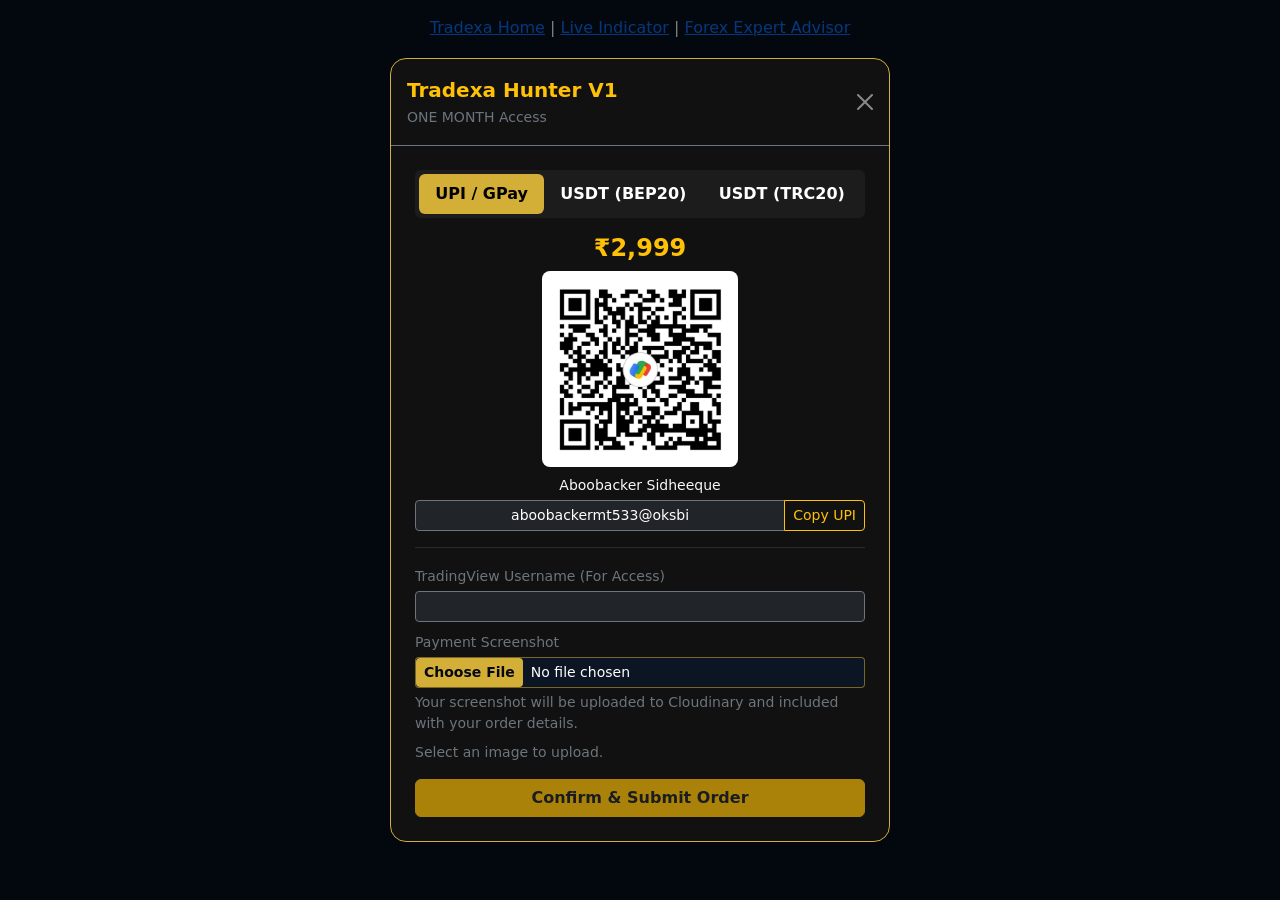
<file: payment.html>
<!DOCTYPE html>
<html lang="en">
<head>
  <meta charset="UTF-8">
  <meta name="viewport" content="width=device-width, initial-scale=1.0">
  <title>Tradexa Checkout</title>
  <meta name="description" content="Complete your Tradexa trading indicator order with UPI, GPay, or USDT payment options.">
  <meta name="theme-color" content="#050811">
  <meta name="robots" content="max-image-preview:large">
  <link rel="canonical" href="https://www.tradexatrader.com/payment.html">
  <link rel="icon" type="image/png" sizes="48x48" href="https://www.tradexatrader.com/favicon-48.png">
  <link rel="icon" type="image/png" sizes="96x96" href="https://www.tradexatrader.com/favicon-96.png">
  <link rel="icon" type="image/png" sizes="192x192" href="https://www.tradexatrader.com/favicon-192.png">
  <link rel="apple-touch-icon" sizes="180x180" href="https://www.tradexatrader.com/apple-touch-icon.png">
  <meta property="og:type" content="website">
  <meta property="og:title" content="Tradexa Checkout">
  <meta property="og:description" content="Complete your Tradexa trading indicator order with UPI, GPay, or USDT payment options.">
  <meta property="og:url" content="https://www.tradexatrader.com/payment.html">
  <meta property="og:image" content="https://www.tradexatrader.com/Backgrund.png">
  <meta property="og:image:alt" content="Gold XAUUSD trading chart for the Tradexa trading academy">
  <meta property="og:image:width" content="1905">
  <meta property="og:image:height" content="620">
  <meta name="twitter:card" content="summary_large_image">
  <meta name="twitter:title" content="Tradexa Checkout">
  <meta name="twitter:description" content="Complete your Tradexa trading indicator order with UPI, GPay, or USDT payment options.">
  <meta name="twitter:image" content="https://www.tradexatrader.com/Backgrund.png">
  <meta name="twitter:image:alt" content="Gold XAUUSD trading chart for the Tradexa trading academy">
  <meta name="thumbnail" content="https://www.tradexatrader.com/Backgrund.png">
  <link href="https://cdn.jsdelivr.net/npm/bootstrap@5.3.3/dist/css/bootstrap.min.css" rel="stylesheet">
  <style>
    body {
      background-color: #06101d;
      color: #fff;
      min-height: 100vh;
    }
    #tradexaPayModal .nav-pills .nav-link.active {
      background-color: #d4af37 !important;
      color: #000 !important;
    }
    #paymentScreenshot {
      background-color: #0b1524;
      border-color: rgba(212, 175, 55, 0.55) !important;
    }
    #paymentScreenshot::file-selector-button {
      background-color: #d4af37;
      color: #050811;
      border: 0;
      border-radius: 0.25rem;
      font-weight: 600;
    }
    #screenshotPreview {
      max-width: 100%;
      max-height: 220px;
      object-fit: contain;
    }
  </style>
  <link rel="stylesheet" href="page-transitions.css">
</head>
<body>

<!-- Payment Checkout Modal -->
<div class="modal fade" id="tradexaPayModal" tabindex="-1" aria-hidden="true">
  <div class="modal-dialog modal-dialog-centered">
    <div class="modal-content text-white" style="background-color: #111111; border: 1px solid #d4af37; border-radius: 16px;">
      
      <!-- Modal Header -->
      <div class="modal-header border-bottom border-secondary">
        <div>
          <h5 class="modal-title fw-bold text-warning mb-0" id="modalProductName">Tradexa Indicator</h5>
          <small class="text-secondary" id="modalPlanName">ONE MONTH Access</small>
        </div>
        <button type="button" class="btn-close btn-close-white" data-bs-dismiss="modal"></button>
      </div>

      <!-- Modal Body -->
      <div class="modal-body p-4">
        
        <!-- Payment Method Tabs -->
        <ul class="nav nav-pills nav-fill mb-3 p-1 rounded" style="background-color: #1c1c1c;" role="tablist">
          <li class="nav-item" role="presentation">
            <button class="nav-link active fw-semibold text-white" data-bs-toggle="pill" data-bs-target="#tab-upi" type="button">UPI / GPay</button>
          </li>
          <li class="nav-item" role="presentation">
            <button class="nav-link fw-semibold text-white" data-bs-toggle="pill" data-bs-target="#tab-bep20" type="button">USDT (BEP20)</button>
          </li>
          <li class="nav-item" role="presentation">
            <button class="nav-link fw-semibold text-white" data-bs-toggle="pill" data-bs-target="#tab-trc20" type="button">USDT (TRC20)</button>
          </li>
        </ul>

        <!-- Tab Contents -->
        <div class="tab-content text-center">
          
          <!-- 1. Google Pay / UPI Tab -->
          <div class="tab-pane fade show active" id="tab-upi">
            <h4 class="fw-bold text-warning mb-2" id="modalInrPrice">₹2,999</h4>
            <div class="bg-white p-2 rounded-3 d-inline-block mb-2">
              <img src="gpay-qr.jpg" alt="Tradexa UPI and Google Pay payment QR code" width="985" height="1011" style="width: 180px; height: 180px; object-fit: contain;">
            </div>
            <p class="small text-light mb-1">Aboobacker Sidheeque</p>
            <div class="input-group input-group-sm mb-3">
              <input type="text" class="form-control bg-dark text-white border-secondary text-center" id="upiIdText" value="aboobackermt533@oksbi" readonly>
              <button class="btn btn-outline-warning" onclick="copyAddress('upiIdText')">Copy UPI</button>
            </div>
          </div>

          <!-- 2. Binance USDT (BEP20) Tab -->
          <div class="tab-pane fade" id="tab-bep20">
            <h4 class="fw-bold text-warning mb-2" id="modalUsdtPrice1">30 USDT</h4>
            <span class="badge bg-warning text-dark mb-2">Network: BNB Smart Chain (BEP20)</span><br>
            <div class="bg-white p-2 rounded-3 d-inline-block mb-2">
              <img src="binance-bep20.jpg" alt="Tradexa USDT payment QR code for the BEP20 network" width="508" height="450" style="width: 180px; height: 180px; object-fit: contain;">
            </div>
            <div class="input-group input-group-sm mb-3">
              <input type="text" class="form-control bg-dark text-white border-secondary" id="bep20Addr" value="0x48862a8dabd4a11c342c5447284f80de95697a64" readonly>
              <button class="btn btn-outline-warning" onclick="copyAddress('bep20Addr')">Copy</button>
            </div>
          </div>

          <!-- 3. Binance USDT (TRC20) Tab -->
          <div class="tab-pane fade" id="tab-trc20">
            <h4 class="fw-bold text-warning mb-2" id="modalUsdtPrice2">30 USDT</h4>
            <span class="badge bg-danger text-white mb-2">Network: Tron (TRC20)</span><br>
            <div class="bg-white p-2 rounded-3 d-inline-block mb-2">
              <img src="binance-trc20.jpg" alt="Tradexa USDT payment QR code for the TRC20 network" width="470" height="425" style="width: 180px; height: 180px; object-fit: contain;">
            </div>
            <div class="input-group input-group-sm mb-3">
              <input type="text" class="form-control bg-dark text-white border-secondary" id="trc20Addr" value="TEx3ijfTyd9aewYRjRwQVvA8HXrq3BQMxq" readonly>
              <button class="btn btn-outline-warning" onclick="copyAddress('trc20Addr')">Copy</button>
            </div>
          </div>

        </div>

        <hr class="border-secondary">

        <!-- Order Verification -->
        <div class="text-start">
          <div class="mb-2">
            <label for="tvUsername" class="form-label small text-secondary mb-1">TradingView Username (For Access)</label>
            <input type="text" id="tvUsername" class="form-control form-control-sm bg-dark text-white border-secondary" placeholder="Enter your TradingView ID" required>
          </div>
          <div class="mb-3">
            <label for="paymentScreenshot" class="form-label small text-secondary mb-1">Payment Screenshot</label>
            <input type="file" id="paymentScreenshot" class="form-control form-control-sm text-white" accept="image/*" aria-describedby="screenshotUploadStatus">
            <div class="form-text text-secondary">Your screenshot will be uploaded to Cloudinary and included with your order details.</div>
            <div id="screenshotPreviewWrap" class="d-none mt-2 text-center">
              <img id="screenshotPreview" class="rounded border border-secondary" alt="Preview of the selected Tradexa payment screenshot" width="320" height="220">
            </div>
            <div id="screenshotUploadStatus" class="small text-secondary mt-2" role="status" aria-live="polite">Select an image to upload.</div>
          </div>
          <button type="button" id="submitOrderButton" class="btn btn-warning w-100 fw-bold text-dark" onclick="submitOrder()" disabled>
            Confirm & Submit Order
          </button>
        </div>

      </div>
    </div>
  </div>
</div>

<script src="https://cdn.jsdelivr.net/npm/bootstrap@5.3.3/dist/js/bootstrap.bundle.min.js"></script>
<footer class="container py-3 text-center">
  <nav aria-label="Footer navigation">
    <a href="index.html">Tradexa Home</a> |
    <a href="indicator.html">Live Indicator</a> |
    <a href="ea.html">Forex Expert Advisor</a>
  </nav>
</footer>
<script src="page-transitions.js"></script>
<script>
let uploadedScreenshotUrl = '';

function copyAddress(elementId) {
  const copyText = document.getElementById(elementId);
  copyText.select();
  navigator.clipboard.writeText(copyText.value);
  alert("Copied: " + copyText.value);
}

function submitOrder() {
  const tvUser = document.getElementById('tvUsername').value.trim();
  const product = document.getElementById('modalProductName').innerText;
  const plan = document.getElementById('modalPlanName').innerText;
  const inr = document.getElementById('modalInrPrice').innerText;
  const usdt = document.getElementById('modalUsdtPrice1').innerText;

  if (!uploadedScreenshotUrl) {
    alert("Please upload a payment screenshot and wait for the upload to finish.");
    return;
  }

  if (!tvUser) {
    alert("Please enter your TradingView username.");
    return;
  }

  const whatsappNumber = "918943623260";
  const message = `New Indicator Order:\nProduct: ${product}\nPlan: ${plan}\nINR: ${inr}\nUSDT: ${usdt}\nTradingView ID: ${tvUser}\nPayment Screenshot: ${uploadedScreenshotUrl}`;
  const whatsappUrl = new URL(`https://wa.me/${whatsappNumber}`);
  whatsappUrl.searchParams.set('text', message);
  window.open(whatsappUrl.toString(), '_blank');
}

document.addEventListener('DOMContentLoaded', function () {
  const screenshotInput = document.getElementById('paymentScreenshot');
  const screenshotPreviewWrap = document.getElementById('screenshotPreviewWrap');
  const screenshotPreview = document.getElementById('screenshotPreview');
  const uploadStatus = document.getElementById('screenshotUploadStatus');
  const submitButton = document.getElementById('submitOrderButton');
  let activeUploadController = null;
  let uploadSequence = 0;
  let previewObjectUrl = '';

  screenshotInput.addEventListener('change', async function () {
    const file = screenshotInput.files[0];
    uploadSequence += 1;
    const currentUpload = uploadSequence;

    if (activeUploadController) activeUploadController.abort();
    activeUploadController = null;
    uploadedScreenshotUrl = '';
    submitButton.disabled = true;

    if (previewObjectUrl) URL.revokeObjectURL(previewObjectUrl);
    previewObjectUrl = '';

    if (!file) {
      screenshotPreview.removeAttribute('src');
      screenshotPreviewWrap.classList.add('d-none');
      uploadStatus.textContent = 'Select an image to upload.';
      uploadStatus.className = 'small text-secondary mt-2';
      return;
    }

    if (file.type && !file.type.startsWith('image/')) {
      screenshotPreview.removeAttribute('src');
      screenshotPreviewWrap.classList.add('d-none');
      uploadStatus.textContent = 'Error: Please select an image file.';
      uploadStatus.className = 'small text-danger mt-2';
      return;
    }

    previewObjectUrl = URL.createObjectURL(file);
    screenshotPreview.src = previewObjectUrl;
    screenshotPreviewWrap.classList.remove('d-none');
    uploadStatus.textContent = 'Uploading screenshot...';
    uploadStatus.className = 'small text-secondary mt-2';

    const controller = new AbortController();
    activeUploadController = controller;
    const formData = new FormData();
    formData.append('file', file);
    formData.append('upload_preset', 'tradexa_payments');

    try {
      const response = await fetch('https://api.cloudinary.com/v1_1/Ozein6tl/image/upload', {
        method: 'POST',
        body: formData,
        signal: controller.signal
      });
      const data = await response.json();

      if (!response.ok || !data.secure_url) {
        throw new Error(data.error?.message || 'Cloudinary did not return a secure image URL.');
      }

      if (currentUpload !== uploadSequence) return;
      uploadedScreenshotUrl = data.secure_url;
      submitButton.disabled = false;
      uploadStatus.textContent = 'Screenshot uploaded!';
      uploadStatus.className = 'small text-success mt-2';
    } catch (error) {
      if (controller.signal.aborted || currentUpload !== uploadSequence) return;
      uploadStatus.textContent = `Error uploading screenshot: ${error.message}`;
      uploadStatus.className = 'small text-danger mt-2';
    } finally {
      if (currentUpload === uploadSequence) activeUploadController = null;
    }
  });

  const params = new URLSearchParams(window.location.search);
  let checkout = {
    product: 'Tradexa Hunter V1',
    plan: 'ONE MONTH',
    inr: '2999',
    usdt: '30'
  };

  if (params.toString()) {
    if (params.has('product')) checkout.product = params.get('product').trim();
    if (params.has('plan')) checkout.plan = params.get('plan').trim();
    if (params.has('inr')) checkout.inr = params.get('inr').trim();
    if (params.has('usdt')) checkout.usdt = params.get('usdt').trim();
  } else {
    try {
      const saved = JSON.parse(localStorage.getItem('tradexaCheckout') || 'null');
      if (saved) checkout = { ...checkout, ...saved };
    } catch (error) {
      localStorage.removeItem('tradexaCheckout');
    }
  }

  const inrNumber = Number(String(checkout.inr).replace(/[^\d]/g, '')) || 2999;
  const usdtNumber = String(checkout.usdt).replace(/[^\d]/g, '') || '30';

  document.getElementById('modalProductName').textContent = checkout.product;
  document.getElementById('modalPlanName').textContent = checkout.plan + ' Access';
  document.getElementById('modalInrPrice').textContent =
    '₹' + inrNumber.toLocaleString('en-IN');
  document.getElementById('modalUsdtPrice1').textContent = usdtNumber + ' USDT';
  document.getElementById('modalUsdtPrice2').textContent = usdtNumber + ' USDT';

  localStorage.setItem('tradexaCheckout', JSON.stringify(checkout));

  const modalElement = document.getElementById('tradexaPayModal');
  if (modalElement) {
    let redirectingToIndicators = false;
    const redirectToIndicators = function () {
      if (redirectingToIndicators) return;
      redirectingToIndicators = true;
      window.navigateWithTransition('indicator.html');
    };

    modalElement.addEventListener('hidden.bs.modal', redirectToIndicators);

    const closeButton = modalElement.querySelector('.btn-close');
    if (closeButton) {
      closeButton.addEventListener('click', redirectToIndicators);
    }

    bootstrap.Modal.getOrCreateInstance(modalElement).show();
  }
});
</script>
</body>
</html>
</file>
<file: style.css>
/* ==========================================================================
   TRADEXA — Design tokens
   Palette: obsidian navy ground, warm institutional gold, neon buy/sell cues
   Type: Bricolage Grotesque (display) / Inter (body) / JetBrains Mono (data)
   ========================================================================== */

:root{
  --bg:            #05070c;
  --bg-elevated:   #0a0e18;
  --surface:       rgba(255,255,255,0.045);
  --surface-strong:rgba(255,255,255,0.07);
  --border:        rgba(255,255,255,0.09);
  --border-soft:   rgba(255,255,255,0.06);

  --gold:          #f4c430;
  --gold-deep:     #b8791f;
  --gold-soft:     rgba(244,196,48,0.15);

  --buy:           #19e3a3;
  --buy-soft:      rgba(25,227,163,0.14);
  --sell:          #ff4d6a;
  --sell-soft:     rgba(255,77,106,0.14);

  --text-hi:       #f3f5f9;
  --text-mid:      #aab2c3;
  --text-low:      #6b7386;

  --font-display: 'Bricolage Grotesque', 'Inter', sans-serif;
  --font-body:    'Inter', sans-serif;
  --font-mono:    'JetBrains Mono', monospace;

  --ease: cubic-bezier(.16,.84,.44,1);
  --container: 1220px;
}

*,*::before,*::after{ box-sizing:border-box; }
html{ scroll-behavior:smooth; }
body{
  margin:0;
  background:var(--bg);
  color:var(--text-hi);
  font-family:var(--font-body);
  -webkit-font-smoothing:antialiased;
  overflow-x:hidden;
}
img{ max-width:100%; display:block; }
a{ color:inherit; text-decoration:none; }
ul{ list-style:none; margin:0; padding:0; }
button{ font-family:inherit; cursor:pointer; }

@media (prefers-reduced-motion: reduce){
  *,*::before,*::after{ animation-duration:0.001ms !important; animation-iteration-count:1 !important; transition-duration:0.001ms !important; scroll-behavior:auto !important; }
}

/* ambient background texture */
body::before{
  content:'';
  position:fixed; inset:0;
  background:
    radial-gradient(circle at 15% 8%, rgba(244,196,48,0.07), transparent 45%),
    radial-gradient(circle at 85% 25%, rgba(25,227,163,0.05), transparent 40%),
    radial-gradient(circle at 50% 90%, rgba(184,121,31,0.08), transparent 45%);
  pointer-events:none;
  z-index:0;
}
.grain-overlay{
  position:fixed; inset:0; z-index:2; pointer-events:none; opacity:0.035; mix-blend-mode:overlay;
  background-image:url("data:image/svg+xml,%3Csvg xmlns='http://www.w3.org/2000/svg' width='120' height='120'%3E%3Cfilter id='n'%3E%3CfeTurbulence type='fractalNoise' baseFrequency='0.9' numOctaves='2' stitchTiles='stitch'/%3E%3C/filter%3E%3Crect width='100%25' height='100%25' filter='url(%23n)'/%3E%3C/svg%3E");
}
.cursor-glow{
  position:fixed; width:420px; height:420px; border-radius:50%;
  background:radial-gradient(circle, rgba(244,196,48,0.06), transparent 70%);
  pointer-events:none; z-index:1; transform:translate(-50%,-50%);
  transition:left .12s linear, top .12s linear;
  left:50%; top:50%;
}

.section-inner{ max-width:var(--container); margin:0 auto; padding:0 32px; position:relative; z-index:1; }
.section-inner.narrow{ max-width:760px; }
.section{ padding:120px 0; position:relative; }

/* ---- reveal animation ---- */
[data-reveal]{ opacity:0; transform:translateY(28px); transition:opacity .9s var(--ease), transform .9s var(--ease); }
[data-reveal].in-view{ opacity:1; transform:translateY(0); }
[data-reveal-delay="1"]{ transition-delay:.15s; }

/* ---- gradient text ---- */
.text-gradient-gold{
  background:linear-gradient(100deg, var(--gold) 10%, #fff3cf 45%, var(--gold-deep) 90%);
  -webkit-background-clip:text; background-clip:text; color:transparent;
}

/* ---- eyebrow / section head ---- */
.section-eyebrow{
  display:inline-block; font-family:var(--font-mono); font-size:12px; letter-spacing:.14em; text-transform:uppercase;
  color:var(--gold); padding:6px 14px; border:1px solid var(--gold-soft); border-radius:100px; background:var(--gold-soft);
  margin-bottom:20px;
}
.section-head{ max-width:640px; margin-bottom:56px; }
.section-title{ font-family:var(--font-display); font-size:clamp(28px,4vw,44px); font-weight:700; line-height:1.15; margin:0 0 16px; letter-spacing:-0.01em; }
.section-desc{ color:var(--text-mid); font-size:17px; line-height:1.6; margin:0; }

/* ==========================================================================
   BUTTONS
   ========================================================================== */
.btn{
  display:inline-flex; align-items:center; gap:8px; justify-content:center;
  padding:13px 24px; border-radius:100px; font-size:14.5px; font-weight:600;
  border:1px solid transparent; transition:transform .35s var(--ease), box-shadow .35s var(--ease), background .35s, border-color .35s;
  white-space:nowrap;
}
.btn svg{ transition:transform .3s var(--ease); }
.btn:hover svg{ transform:translateX(3px); }
.btn-primary{
  background:linear-gradient(100deg, var(--gold), var(--gold-deep));
  color:#141005;
  box-shadow:0 0 0 rgba(244,196,48,0);
}
.btn-primary:hover{ transform:translateY(-2px); box-shadow:0 12px 28px -8px rgba(244,196,48,0.55); }
.btn-outline{ border-color:var(--border); color:var(--text-hi); background:var(--surface); backdrop-filter:blur(8px); }
.btn-outline:hover{ border-color:var(--gold); color:var(--gold); transform:translateY(-2px); }
.btn-ghost{ color:var(--text-mid); padding:13px 12px; }
.btn-ghost:hover{ color:var(--text-hi); }
.btn-lg{ padding:16px 30px; font-size:15.5px; }
.btn-block{ width:100%; }

/* ==========================================================================
   TICKER
   ========================================================================== */
.ticker-bar{
  position:relative; z-index:40; background:#000; border-bottom:1px solid var(--border-soft);
  overflow:hidden; height:34px; display:flex; align-items:center;
}
.ticker-track{ display:flex; gap:40px; white-space:nowrap; animation:tickerScroll 32s linear infinite; padding-left:100%; }
@keyframes tickerScroll{ from{ transform:translateX(0);} to{ transform:translateX(-100%);} }
.ticker-item{ font-family:var(--font-mono); font-size:12px; color:var(--text-mid); display:inline-flex; gap:6px; align-items:center; }
.ticker-item b{ color:var(--text-hi); font-weight:600; }
.ticker-item .up{ color:var(--buy); }
.ticker-item .down{ color:var(--sell); }

/* ==========================================================================
   HEADER
   ========================================================================== */
.site-header{
  position:sticky; top:0; z-index:50;
  background:rgba(5,7,12,0.6); backdrop-filter:blur(16px) saturate(140%);
  border-bottom:1px solid var(--border-soft);
  transition:background .3s;
}
.header-inner{
  max-width:var(--container); margin:0 auto; padding:16px 32px;
  display:flex; align-items:center; justify-content:space-between; gap:24px;
}
.logo{ display:flex; align-items:center; gap:10px; }
.logo-mark{ width:32px; height:32px; display:block; }
.logo-text{ font-family:var(--font-display); font-weight:700; font-size:19px; letter-spacing:.06em; }
.main-nav{ display:flex; gap:30px; }
.nav-link{ font-size:14px; color:var(--text-mid); position:relative; padding:4px 0; transition:color .25s; }
.nav-link::after{
  content:''; position:absolute; left:0; bottom:-4px; width:0; height:1px; background:var(--gold);
  transition:width .3s var(--ease);
}
.nav-link:hover, .nav-link.active{ color:var(--text-hi); }
.nav-link:hover::after, .nav-link.active::after{ width:100%; }
.header-actions{ display:flex; align-items:center; gap:10px; }
.menu-toggle{ display:none; background:none; border:none; flex-direction:column; gap:5px; padding:6px; }
.menu-toggle span{ width:22px; height:2px; background:var(--text-hi); border-radius:2px; transition:.3s; }

/* ==========================================================================
   HERO
   ========================================================================== */
.hero{
  position:relative; padding:88px 32px 60px; min-height:92vh; display:flex; align-items:center;
  overflow:hidden;
}
.particle-canvas{ position:absolute; inset:0; z-index:0; opacity:.6; }
.hero-glow{ position:absolute; border-radius:50%; filter:blur(90px); pointer-events:none; z-index:0; }
.hero-glow-1{ width:520px; height:520px; background:radial-gradient(circle, rgba(244,196,48,0.16), transparent 70%); top:-160px; right:-120px; animation:floatGlow 14s ease-in-out infinite; }
.hero-glow-2{ width:420px; height:420px; background:radial-gradient(circle, rgba(25,227,163,0.10), transparent 70%); bottom:-140px; left:-100px; animation:floatGlow 18s ease-in-out infinite reverse; }
@keyframes floatGlow{ 0%,100%{ transform:translate(0,0);} 50%{ transform:translate(30px,-20px);} }

.hero-inner{
  max-width:var(--container); margin:0 auto; width:100%;
  display:grid; grid-template-columns:1fr; justify-items:center; align-items:center;
  text-align:center;
  position:relative; z-index:2;
}
.hero-copy{ width:100%; max-width:840px; }
.eyebrow{
  display:inline-flex; align-items:center; gap:8px; font-family:var(--font-mono); font-size:12.5px;
  color:var(--text-mid); border:1px solid var(--border); padding:7px 14px 7px 10px; border-radius:100px;
  background:var(--surface); backdrop-filter:blur(10px); margin-bottom:26px;
}
.eyebrow-dot{ width:7px; height:7px; border-radius:50%; background:var(--buy); box-shadow:0 0 10px var(--buy); animation:pulse 1.8s ease-in-out infinite; }
@keyframes pulse{ 0%,100%{ opacity:1; transform:scale(1);} 50%{ opacity:.5; transform:scale(1.3);} }

.hero-title{
  font-family:var(--font-display); font-weight:800; letter-spacing:-0.02em;
  font-size:clamp(38px, 5.2vw, 64px); line-height:1.06; margin:0 0 22px;
}
.hero-sub{ font-size:18px; line-height:1.65; color:var(--text-mid); max-width:520px; margin:0 auto 34px; }
.hero-cta-row{ display:flex; justify-content:center; gap:14px; flex-wrap:wrap; margin-bottom:52px; }

.hero-stats{ display:grid; grid-template-columns:repeat(4,auto); justify-content:center; gap:36px; }
.hero-stat{ display:flex; flex-direction:column; }
.hero-stat-num{ font-family:var(--font-display); font-size:28px; font-weight:700; color:var(--gold); display:inline; }
.hero-stat-suffix{ font-family:var(--font-display); font-size:20px; font-weight:700; color:var(--gold); }
.hero-stat-label{ font-size:12.5px; color:var(--text-low); margin-top:4px; }

/* ---- terminal ---- */
.hero-terminal{ position:relative; }
.terminal-glow{
  position:absolute; inset:-40px; z-index:-1; border-radius:32px;
  background:radial-gradient(circle at 50% 30%, rgba(244,196,48,0.22), transparent 65%);
  filter:blur(30px); animation:termPulse 5s ease-in-out infinite;
}
@keyframes termPulse{ 0%,100%{ opacity:.7;} 50%{ opacity:1;} }
.terminal-frame{
  background:linear-gradient(160deg, rgba(255,255,255,0.06), rgba(255,255,255,0.015));
  border:1px solid var(--border); border-radius:22px; padding:22px;
  backdrop-filter:blur(20px); box-shadow:0 30px 70px -30px rgba(0,0,0,0.7), inset 0 1px 0 rgba(255,255,255,0.06);
  animation:termFloat 7s ease-in-out infinite;
}
@keyframes termFloat{ 0%,100%{ transform:translateY(0) rotate(0);} 50%{ transform:translateY(-10px) rotate(.2deg);} }
.terminal-topbar{ display:flex; align-items:center; justify-content:space-between; margin-bottom:18px; }
.terminal-dots{ display:flex; gap:6px; }
.terminal-dots span{ width:9px; height:9px; border-radius:50%; background:rgba(255,255,255,0.18); }
.terminal-pair{ display:flex; align-items:center; gap:10px; }
.pair-name{ font-family:var(--font-mono); font-size:13px; color:var(--text-mid); }
.pair-badge.live{ font-family:var(--font-mono); font-size:11px; color:var(--buy); background:var(--buy-soft); padding:3px 9px; border-radius:100px; }

.terminal-price-row{ display:flex; align-items:baseline; gap:14px; margin-bottom:16px; }
.terminal-price{ font-family:var(--font-mono); font-size:34px; font-weight:600; letter-spacing:-0.01em; }
.terminal-change{ font-family:var(--font-mono); font-size:14px; font-weight:600; }
.terminal-change.up{ color:var(--buy); }
.terminal-change.down{ color:var(--sell); }

.terminal-chart-wrap{ position:relative; height:200px; border-radius:12px; overflow:hidden; background:rgba(0,0,0,0.25); margin-bottom:18px; }
.terminal-svg{ width:100%; height:100%; }
.chart-line{ filter:drop-shadow(0 0 6px rgba(244,196,48,0.6)); }
.chart-dot{ filter:drop-shadow(0 0 8px rgba(244,196,48,0.9)); animation:dotPulse 1.6s ease-in-out infinite; }
@keyframes dotPulse{ 0%,100%{ r:4;} 50%{ r:6;} }

.signal-tag{
  position:absolute; font-family:var(--font-mono); font-size:11px; font-weight:700; padding:4px 9px; border-radius:6px;
  backdrop-filter:blur(6px); animation:tagFloat 3s ease-in-out infinite;
}
.buy-tag{ background:var(--buy-soft); color:var(--buy); border:1px solid rgba(25,227,163,0.4); box-shadow:0 0 16px rgba(25,227,163,0.25); }
.sell-tag{ background:var(--sell-soft); color:var(--sell); border:1px solid rgba(255,77,106,0.4); box-shadow:0 0 16px rgba(255,77,106,0.25); animation-delay:.6s; }
@keyframes tagFloat{ 0%,100%{ transform:translateY(0);} 50%{ transform:translateY(-5px);} }

.scan-line{
  position:absolute; top:0; bottom:0; width:1px; left:0;
  background:linear-gradient(180deg, transparent, rgba(244,196,48,0.7), transparent);
  animation:scan 3.5s linear infinite;
}
@keyframes scan{ from{ left:0;} to{ left:100%;} }

.terminal-footer{ display:flex; gap:18px; }
.mini-metric{ flex:1; background:rgba(255,255,255,0.03); border:1px solid var(--border-soft); border-radius:10px; padding:10px 12px; }
.mini-metric span{ display:block; font-size:11px; color:var(--text-low); margin-bottom:3px; }
.mini-metric b{ font-family:var(--font-mono); font-size:14px; font-weight:600; }

.scroll-cue{
  position:absolute; bottom:28px; left:50%; transform:translateX(-50%); z-index:2;
  display:flex; flex-direction:column; align-items:center; gap:8px; color:var(--text-low); font-size:11px; letter-spacing:.1em; text-transform:uppercase;
}
.scroll-cue-line{ width:1px; height:34px; background:var(--border); position:relative; overflow:hidden; }
.scroll-cue-line i{ position:absolute; top:-30%; width:100%; height:30%; background:var(--gold); animation:scrollCue 2s ease-in-out infinite; }
@keyframes scrollCue{ 0%{ top:-30%;} 100%{ top:100%;} }

/* ==========================================================================
   TRUST STRIP
   ========================================================================== */
.trust-strip{ padding:44px 32px; border-top:1px solid var(--border-soft); border-bottom:1px solid var(--border-soft); text-align:center; }
.trust-label{ font-size:12px; letter-spacing:.14em; text-transform:uppercase; color:var(--text-low); margin-bottom:20px; }
.trust-logos{ display:flex; flex-wrap:wrap; justify-content:center; gap:36px; }
.trust-logos span{ font-family:var(--font-display); font-weight:600; font-size:16px; color:var(--text-low); opacity:.7; transition:opacity .3s, color .3s; }
.trust-logos span:hover{ opacity:1; color:var(--text-hi); }

/* ==========================================================================
   COMPARISON
   ========================================================================== */
.compare-table{ display:grid; grid-template-columns:1fr auto 1fr; gap:0; align-items:stretch; }
.compare-col{
  background:var(--surface); border:1px solid var(--border-soft); border-radius:20px; padding:36px 32px;
  backdrop-filter:blur(14px);
}
.compare-old{ border-top-right-radius:0; border-bottom-right-radius:0; }
.compare-new{
  border-top-left-radius:0; border-bottom-left-radius:0;
  border-color:rgba(244,196,48,0.3); background:linear-gradient(160deg, rgba(244,196,48,0.07), rgba(255,255,255,0.02));
  box-shadow:0 0 60px -20px rgba(244,196,48,0.25);
}
.compare-col h3{ font-family:var(--font-display); font-size:20px; margin:0 0 22px; }
.compare-old h3{ color:var(--text-mid); }
.compare-new h3{ color:var(--gold); }
.compare-col li{ padding:11px 0; border-top:1px solid var(--border-soft); color:var(--text-mid); font-size:14.5px; display:flex; align-items:center; gap:10px; }
.compare-col li:first-child{ border-top:none; }
.compare-new li{ color:var(--text-hi); }
.compare-old li::before{ content:'✕'; color:var(--sell); font-size:12px; }
.check{ width:16px; height:16px; border-radius:50%; background:var(--buy-soft); position:relative; flex-shrink:0; }
.check::after{ content:''; position:absolute; left:4px; top:3px; width:6px; height:9px; border-right:2px solid var(--buy); border-bottom:2px solid var(--buy); transform:rotate(40deg); }
.compare-vs{
  display:flex; align-items:center; justify-content:center; width:64px; margin:0 -1px;
  background:var(--bg-elevated); border:1px solid var(--border); border-radius:100px; height:64px; align-self:center; z-index:2;
  font-family:var(--font-display); font-weight:700; font-size:13px; color:var(--gold); letter-spacing:.05em;
  box-shadow:0 0 30px rgba(244,196,48,0.2);
}

/* ==========================================================================
   LIVE CHART SECTION
   ========================================================================== */
.chart-section{ background:linear-gradient(180deg, transparent, rgba(244,196,48,0.03), transparent); }
.chart-frame{ position:relative; border-radius:22px; overflow:hidden; border:1px solid var(--border); background:var(--bg-elevated); }
.chart-frame-glow{
  position:absolute; inset:-2px; z-index:0; border-radius:22px; padding:1px;
  background:conic-gradient(from 0deg, rgba(244,196,48,0.5), transparent 30%, transparent 70%, rgba(244,196,48,0.5));
  animation:rotateBorder 6s linear infinite; opacity:.6;
}
@keyframes rotateBorder{ to{ transform:rotate(360deg); } }
.chart-frame-topbar{
  position:relative; z-index:1; display:flex; align-items:center; gap:16px; padding:16px 20px;
  border-bottom:1px solid var(--border-soft); background:rgba(255,255,255,0.02);
}
.chart-frame-label{ font-family:var(--font-mono); font-size:12.5px; color:var(--text-mid); }
.tradingview-widget-container{ position:relative; z-index:1; background:#0a0e18; }

/* ==========================================================================
   SIGNALS
   ========================================================================== */
.signals-section{ position:relative; }
.signal-bg-glow{
  position:absolute; top:20%; left:50%; transform:translateX(-50%); width:900px; height:500px;
  background:radial-gradient(ellipse, rgba(244,196,48,0.08), transparent 65%); pointer-events:none; z-index:0;
}
.signal-cards{ display:grid; grid-template-columns:1fr 1.1fr 1fr; gap:22px; align-items:stretch; }
.signal-card{
  background:var(--surface); border:1px solid var(--border-soft); border-radius:20px; padding:28px;
  backdrop-filter:blur(14px); position:relative; overflow:hidden; transition:transform .4s var(--ease), border-color .4s;
}
.signal-card:hover{ transform:translateY(-6px); }
.buy-card:hover{ border-color:rgba(25,227,163,0.4); }
.sell-card:hover{ border-color:rgba(255,77,106,0.4); }
.option-card{ border-color:rgba(244,196,48,0.25); background:linear-gradient(160deg, rgba(244,196,48,0.06), rgba(255,255,255,0.02)); }
.signal-card-top{ display:flex; align-items:center; gap:10px; margin-bottom:16px; }
.signal-pulse{ width:10px; height:10px; border-radius:50%; position:relative; }
.signal-pulse::after{ content:''; position:absolute; inset:-6px; border-radius:50%; border:1px solid currentColor; animation:ringPulse 2s ease-out infinite; }
.buy-pulse{ background:var(--buy); color:var(--buy); box-shadow:0 0 10px var(--buy); }
.sell-pulse{ background:var(--sell); color:var(--sell); box-shadow:0 0 10px var(--sell); }
.gold-pulse{ background:var(--gold); color:var(--gold); box-shadow:0 0 10px var(--gold); }
@keyframes ringPulse{ 0%{ transform:scale(0.6); opacity:.8;} 100%{ transform:scale(2.2); opacity:0;} }
.signal-label{ font-family:var(--font-mono); font-size:13px; letter-spacing:.08em; font-weight:600; }
.buy-card .signal-label{ color:var(--buy); }
.sell-card .signal-label{ color:var(--sell); }
.option-card .signal-label{ color:var(--gold); }
.signal-desc{ color:var(--text-mid); font-size:14.5px; line-height:1.6; margin:0 0 20px; }
.signal-meta{ display:flex; gap:14px; }
.signal-meta div{ flex:1; background:rgba(255,255,255,0.03); border-radius:10px; padding:10px; }
.signal-meta span{ display:block; font-size:11px; color:var(--text-low); margin-bottom:3px; }
.signal-meta b{ font-family:var(--font-mono); font-size:14px; }

.reversal-toggle{ display:flex; flex-direction:column; gap:8px; }
.toggle-btn{
  padding:11px 14px; border-radius:10px; border:1px solid var(--border); background:rgba(255,255,255,0.03);
  color:var(--text-mid); font-size:13.5px; font-weight:600; text-align:left; transition:all .3s var(--ease);
}
.toggle-btn.active{ border-color:var(--gold); color:var(--gold); background:var(--gold-soft); }
.toggle-btn:hover{ border-color:var(--gold); color:var(--gold); }

.risk-note{ text-align:center; margin-top:40px; font-size:13px; color:var(--text-low); max-width:600px; margin-left:auto; margin-right:auto; }

/* ==========================================================================
   CRYPTO
   ========================================================================== */
.crypto-grid{ display:grid; grid-template-columns:repeat(4, 1fr); gap:18px; }
.crypto-card{
  background:var(--surface); border:1px solid var(--border-soft); border-radius:18px; padding:22px;
  backdrop-filter:blur(14px); transition:transform .4s var(--ease), border-color .4s;
}
.crypto-card:hover{ transform:translateY(-6px); border-color:rgba(244,196,48,0.3); }
.crypto-card-top{ display:flex; align-items:center; gap:12px; margin-bottom:18px; }
.crypto-icon{
  width:38px; height:38px; border-radius:50%; display:flex; align-items:center; justify-content:center;
  font-family:var(--font-display); font-weight:700; font-size:14px; color:#0a0e18;
}
.crypto-name{ font-weight:600; font-size:14.5px; }
.crypto-symbol{ font-family:var(--font-mono); font-size:11.5px; color:var(--text-low); }
.crypto-price{ font-family:var(--font-mono); font-size:22px; font-weight:600; margin-bottom:6px; }
.crypto-change{ font-family:var(--font-mono); font-size:13px; font-weight:600; display:inline-flex; align-items:center; gap:4px; }
.crypto-change.up{ color:var(--buy); }
.crypto-change.down{ color:var(--sell); }

/* ==========================================================================
   ACADEMY / CURRICULUM
   ========================================================================== */
.curriculum-list{ display:flex; flex-direction:column; }
.curriculum-item{
  display:grid; grid-template-columns:100px 1fr; gap:28px; padding:34px 0; border-top:1px solid var(--border-soft);
  transition:padding-left .4s var(--ease);
}
.curriculum-item:last-child{ border-bottom:1px solid var(--border-soft); }
.curriculum-item:hover{ padding-left:12px; }
.curriculum-num{ font-family:var(--font-display); font-size:44px; font-weight:800; color:transparent; -webkit-text-stroke:1px rgba(244,196,48,0.4); }
.curriculum-body h3{ font-family:var(--font-display); font-size:22px; margin:0 0 8px; }
.curriculum-body p{ color:var(--text-mid); font-size:15px; line-height:1.6; margin:0; max-width:600px; }

/* ==========================================================================
   TESTIMONIALS
   ========================================================================== */
.testimonial-grid{ display:grid; grid-template-columns:repeat(3,1fr); gap:20px; }
.testimonial-card{
  background:var(--surface); border:1px solid var(--border-soft); border-radius:18px; padding:26px;
  backdrop-filter:blur(14px); display:flex; flex-direction:column; justify-content:space-between; transition:transform .4s var(--ease);
}
.testimonial-card:hover{ transform:translateY(-6px); border-color:var(--border); }
.testimonial-card p{ color:var(--text-hi); font-size:15px; line-height:1.65; margin:0 0 24px; }
.testimonial-person{ display:flex; align-items:center; gap:12px; }
.avatar{ width:38px; height:38px; border-radius:50%; background:linear-gradient(135deg, var(--gold), var(--gold-deep)); display:flex; align-items:center; justify-content:center; font-weight:700; color:#141005; font-family:var(--font-display); }
.testimonial-person b{ display:block; font-size:14px; }
.testimonial-person small{ color:var(--text-low); font-size:12px; }

/* ==========================================================================
   PRICING
   ========================================================================== */
.pricing-grid{ display:grid; grid-template-columns:repeat(3,1fr); gap:22px; align-items:stretch; }
.pricing-card{
  background:var(--surface); border:1px solid var(--border-soft); border-radius:22px; padding:34px;
  backdrop-filter:blur(14px); display:flex; flex-direction:column; position:relative; transition:transform .4s var(--ease);
}
.pricing-card:hover{ transform:translateY(-8px); }
.pricing-card h3{ font-family:var(--font-display); font-size:20px; margin:0 0 6px; }
.pricing-tagline{ color:var(--text-low); font-size:13.5px; margin:0 0 20px; }
.price{ font-family:var(--font-display); font-size:42px; font-weight:800; margin-bottom:26px; }
.price-currency{ font-size:22px; vertical-align:top; margin-right:2px; }
.price-period{ font-size:15px; color:var(--text-low); font-weight:500; }
.pricing-card ul{ display:flex; flex-direction:column; gap:13px; margin-bottom:30px; flex:1; }
.pricing-card li{ display:flex; align-items:center; gap:10px; font-size:14px; color:var(--text-mid); }
.pricing-card.featured{
  border-color:rgba(244,196,48,0.45); background:linear-gradient(160deg, rgba(244,196,48,0.09), rgba(255,255,255,0.02));
  box-shadow:0 0 70px -25px rgba(244,196,48,0.4); transform:scale(1.03);
}
.pricing-card.featured:hover{ transform:scale(1.03) translateY(-8px); }
.featured-tag{
  position:absolute; top:-13px; left:50%; transform:translateX(-50%); background:linear-gradient(100deg, var(--gold), var(--gold-deep));
  color:#141005; font-size:11.5px; font-weight:700; padding:6px 16px; border-radius:100px; letter-spacing:.03em;
}

/* ==========================================================================
   FAQ
   ========================================================================== */
.faq-list{ display:flex; flex-direction:column; gap:12px; }
.faq-item{ background:var(--surface); border:1px solid var(--border-soft); border-radius:14px; overflow:hidden; backdrop-filter:blur(12px); }
.faq-question{
  width:100%; background:none; border:none; padding:20px 22px; display:flex; justify-content:space-between; align-items:center;
  color:var(--text-hi); font-size:15px; font-weight:600; text-align:left;
}
.faq-icon{ font-family:var(--font-mono); font-size:18px; color:var(--gold); transition:transform .35s var(--ease); flex-shrink:0; }
.faq-item.open .faq-icon{ transform:rotate(45deg); }
.faq-answer{ max-height:0; overflow:hidden; transition:max-height .4s var(--ease); }
.faq-answer p{ padding:0 22px 20px; color:var(--text-mid); font-size:14.5px; line-height:1.6; margin:0; }

/* ==========================================================================
   FINAL CTA
   ========================================================================== */
.final-cta{ position:relative; padding:110px 32px; text-align:center; overflow:hidden; }
.final-cta-glow{
  position:absolute; top:50%; left:50%; transform:translate(-50%,-50%); width:700px; height:400px;
  background:radial-gradient(ellipse, rgba(244,196,48,0.16), transparent 70%); pointer-events:none;
}
.final-cta h2{ font-family:var(--font-display); font-size:clamp(28px,4vw,42px); font-weight:800; margin:0 0 16px; position:relative; }
.final-cta p{ color:var(--text-mid); font-size:17px; margin:0 0 32px; position:relative; }
.final-cta .btn{ position:relative; }

/* ==========================================================================
   FOOTER
   ========================================================================== */
.site-footer{ border-top:1px solid var(--border-soft); padding:70px 0 30px; }
.footer-top{ display:grid; grid-template-columns:1.6fr 1fr 1fr 1fr; gap:40px; margin-bottom:50px; }
.footer-brand p{ color:var(--text-low); font-size:14px; line-height:1.6; margin-top:16px; max-width:280px; }
.footer-col h4{ font-family:var(--font-display); font-size:14px; margin:0 0 16px; color:var(--text-mid); }
.footer-col{ display:flex; flex-direction:column; gap:11px; }
.footer-col a{ color:var(--text-low); font-size:14px; transition:color .25s; }
.footer-col a:hover{ color:var(--gold); }
.footer-bottom{ border-top:1px solid var(--border-soft); padding-top:26px; display:flex; justify-content:space-between; gap:20px; flex-wrap:wrap; }
.footer-bottom p{ color:var(--text-low); font-size:12.5px; margin:0; }
.footer-risk{ max-width:520px; }

/* ==========================================================================
   CHAT FAB
   ========================================================================== */
.chat-fab{
  position:fixed; bottom:28px; right:28px; z-index:60; width:58px; height:58px; border-radius:50%;
  background:linear-gradient(135deg, var(--gold), var(--gold-deep)); border:none; color:#141005;
  display:flex; align-items:center; justify-content:center; box-shadow:0 10px 30px -8px rgba(244,196,48,0.6);
  transition:transform .3s var(--ease);
}
.chat-fab:hover{ transform:scale(1.08); }
.chat-fab-pulse{ position:absolute; inset:0; border-radius:50%; border:2px solid var(--gold); animation:ringPulse 2.2s ease-out infinite; }

/* ==========================================================================
   RESPONSIVE
   ========================================================================== */
@media (max-width:1080px){
  .hero-inner{ grid-template-columns:1fr; }
  .hero-terminal{ max-width:520px; margin:0 auto; }
  .signal-cards{ grid-template-columns:1fr; }
  .crypto-grid{ grid-template-columns:repeat(2,1fr); }
  .pricing-grid{ grid-template-columns:1fr; max-width:420px; margin:0 auto; }
  .pricing-card.featured{ transform:none; }
  .pricing-card.featured:hover{ transform:translateY(-8px); }
  .testimonial-grid{ grid-template-columns:1fr; }
  .footer-top{ grid-template-columns:1fr 1fr; }
}
@media (max-width:820px){
  .main-nav{ display:none; }
  .menu-toggle{ display:flex; }
  .header-actions .btn-ghost{ display:none; }
  .hero-stats{ grid-template-columns:repeat(2,auto); row-gap:24px; }
  .compare-table{ grid-template-columns:1fr; }
  .compare-vs{ margin:14px auto; }
  .compare-old, .compare-new{ border-radius:20px; }
  .curriculum-item{ grid-template-columns:60px 1fr; }
  .curriculum-num{ font-size:32px; }
}
@media (max-width:560px){
  .section{ padding:80px 0; }
  .section-inner{ padding:0 20px; }
  .hero{ padding:70px 20px 40px; }
  .hero-cta-row{ flex-direction:column; }
  .hero-cta-row .btn{ width:100%; }
  .crypto-grid{ grid-template-columns:1fr; }
  .footer-top{ grid-template-columns:1fr; }
  .header-inner{ padding:14px 20px; }
}

/* mobile nav drawer */
.main-nav.open{
  display:flex; position:fixed; top:0; right:0; height:100vh; width:78%; max-width:320px;
  background:#05070c; flex-direction:column; padding:100px 32px; gap:26px;
  border-left:1px solid var(--border); z-index:45; font-size:17px;
}
</file>
<file: page-transitions.css>
@view-transition {
  navigation: auto;
}

html {
  background-color: #050811;
}

body {
  animation: page-fade-in 0.4s ease-in-out;
}

body.page-transitioning-out {
  animation: page-fade-out 0.4s ease-in-out forwards;
  pointer-events: none;
}

@keyframes page-fade-in {
  from { opacity: 0; }
  to { opacity: 1; }
}

@keyframes page-fade-out {
  from { opacity: 1; }
  to { opacity: 0; }
}
</file>
